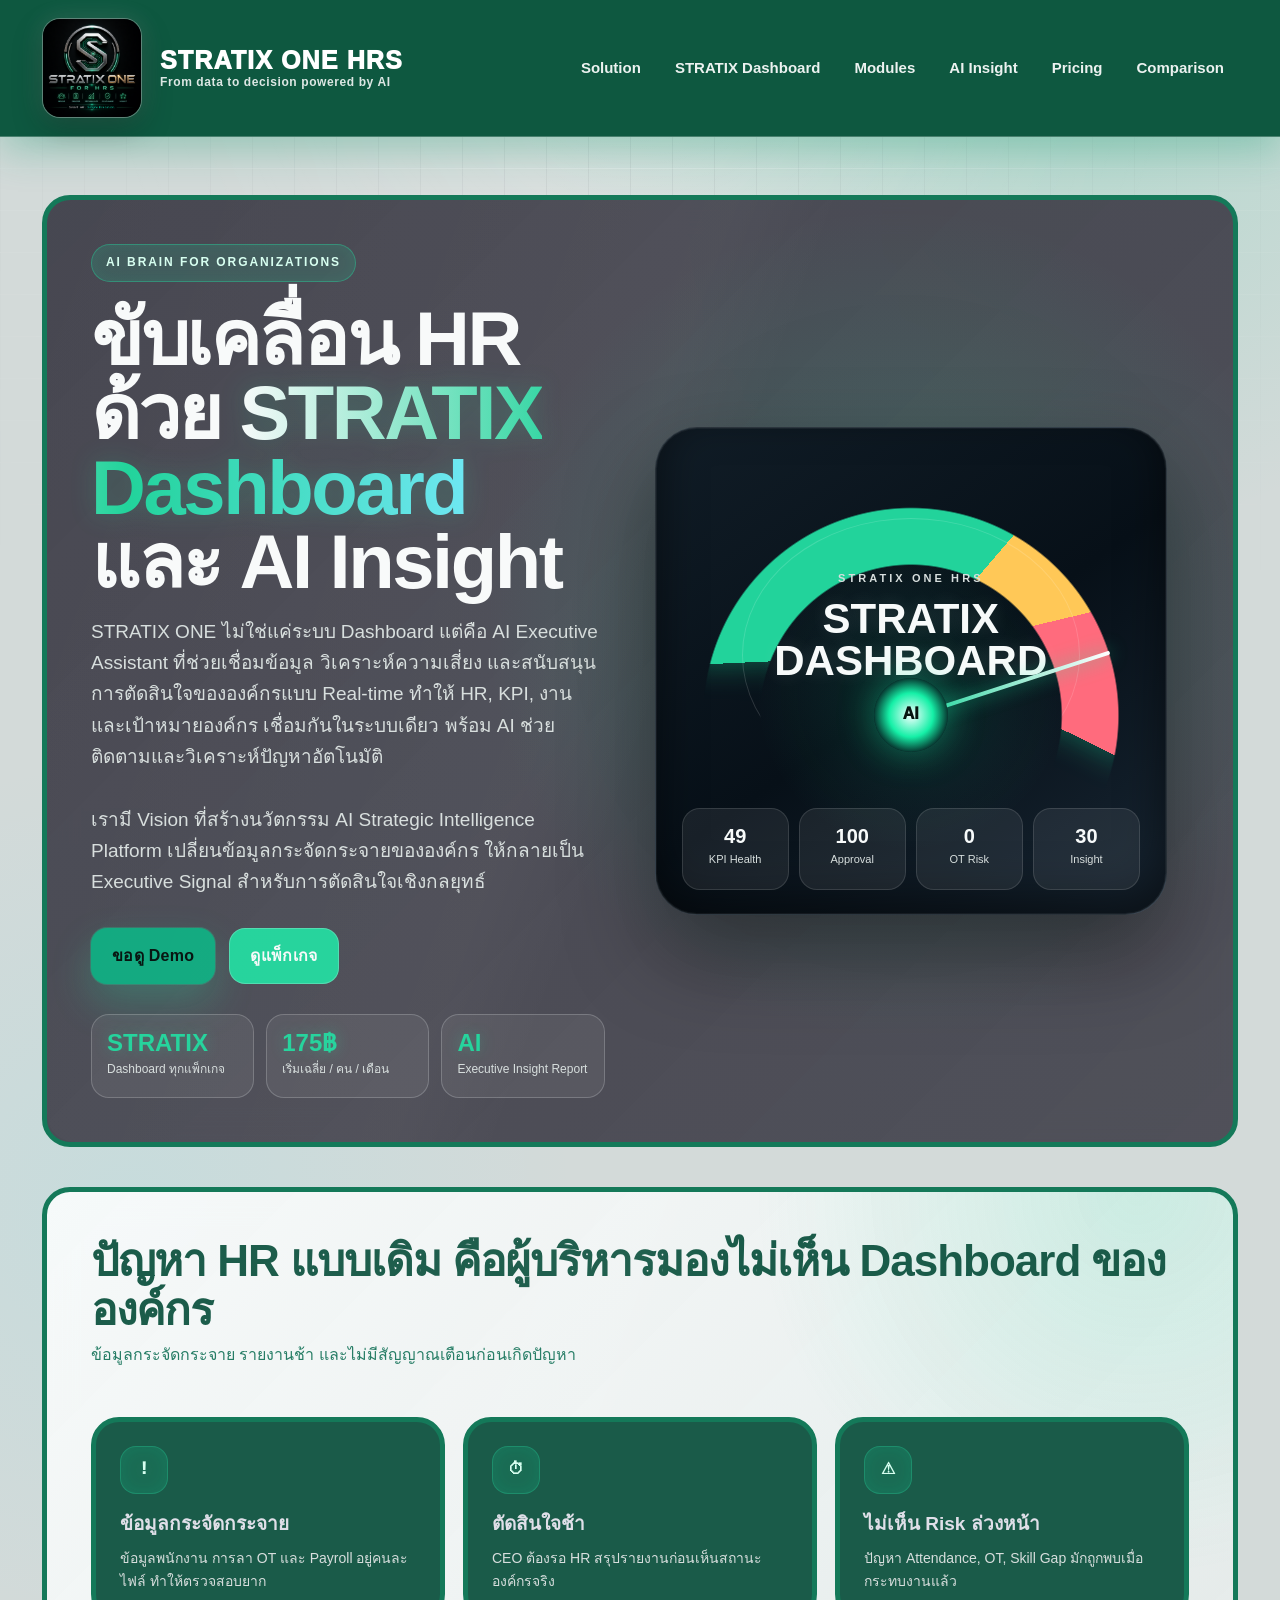
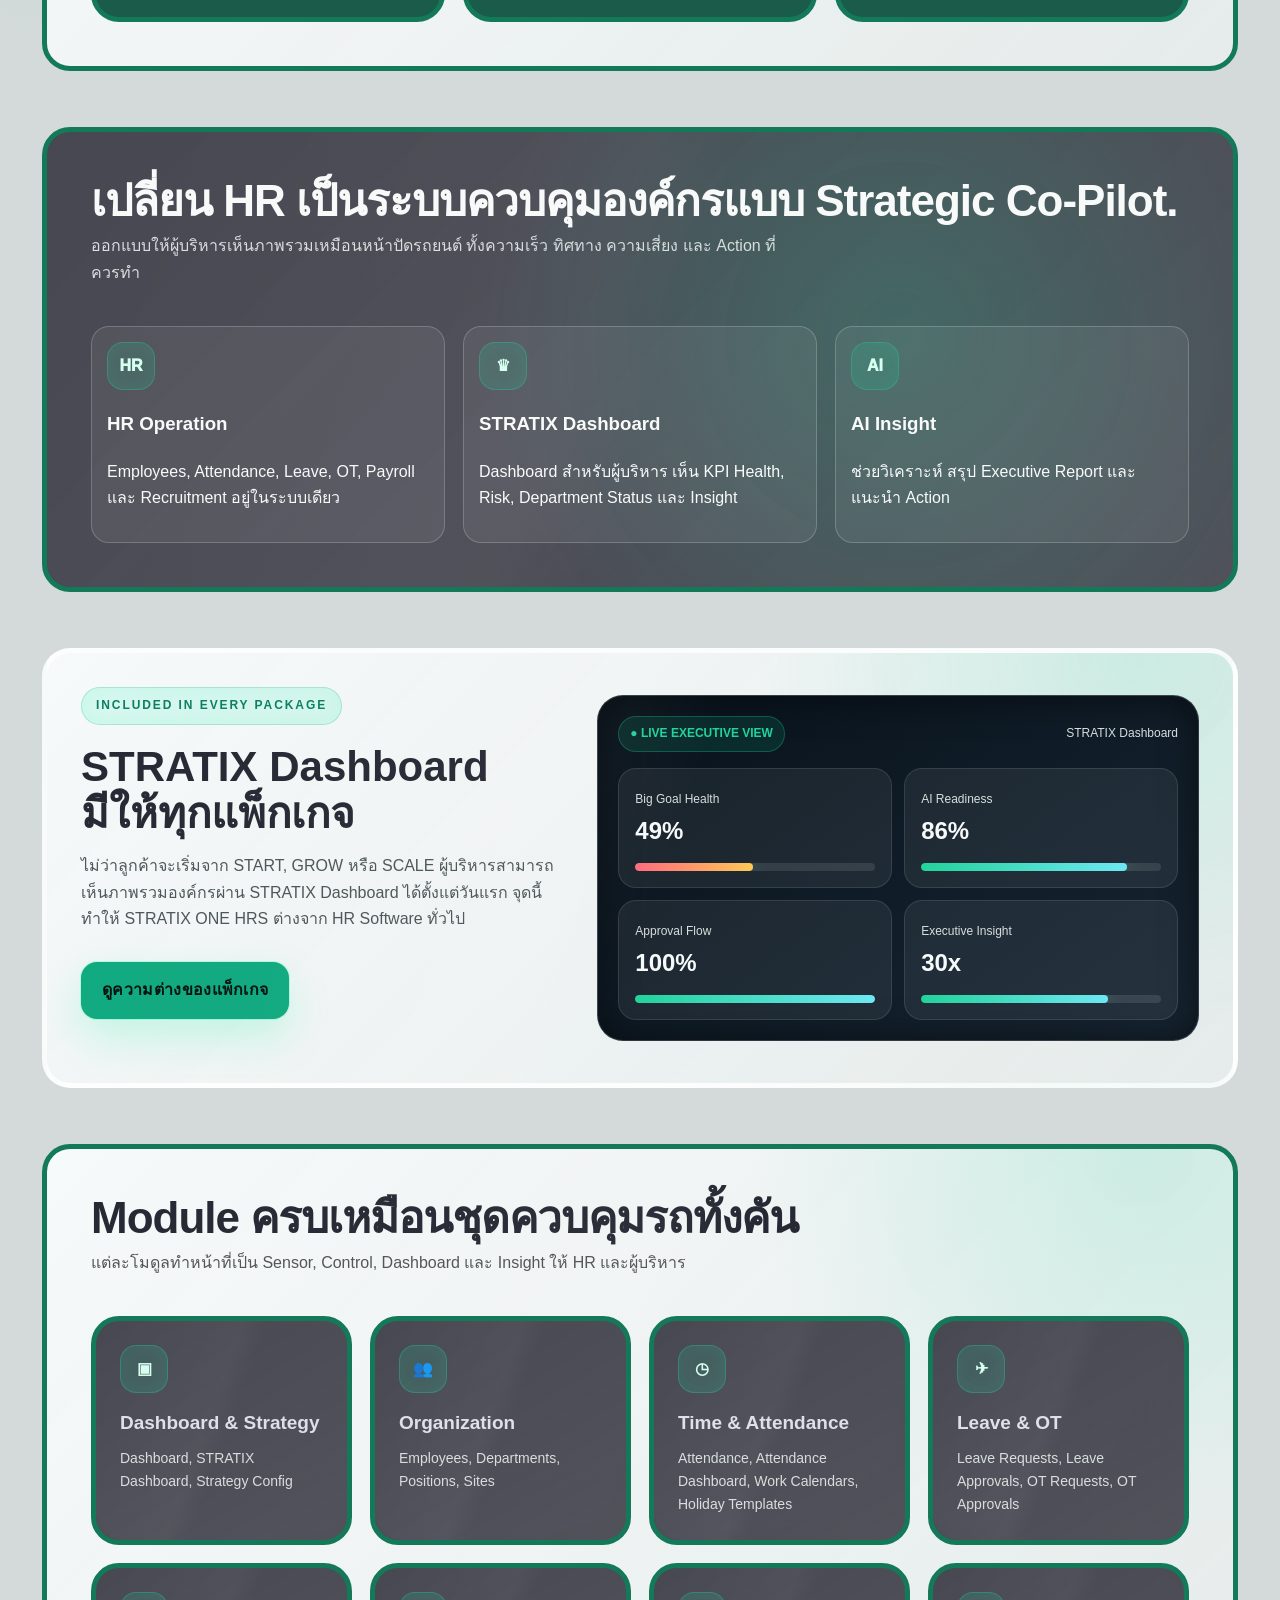
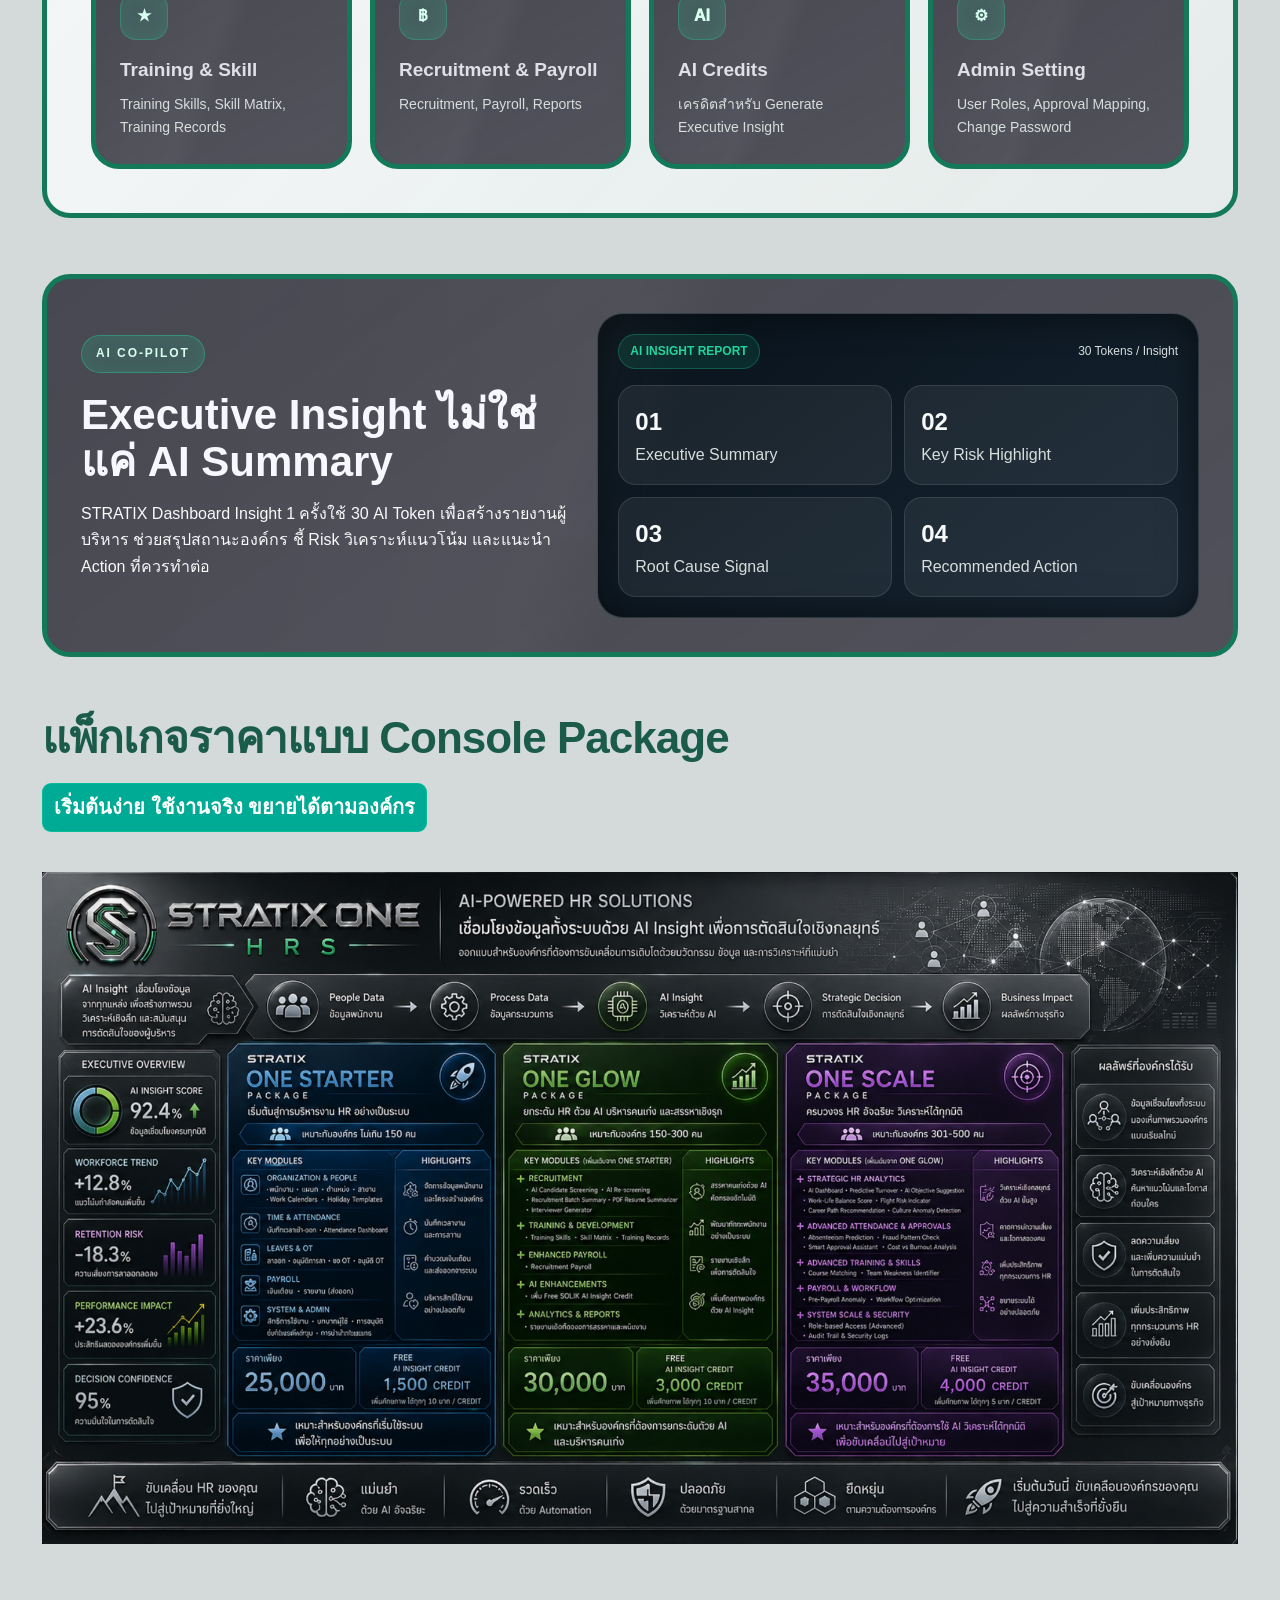
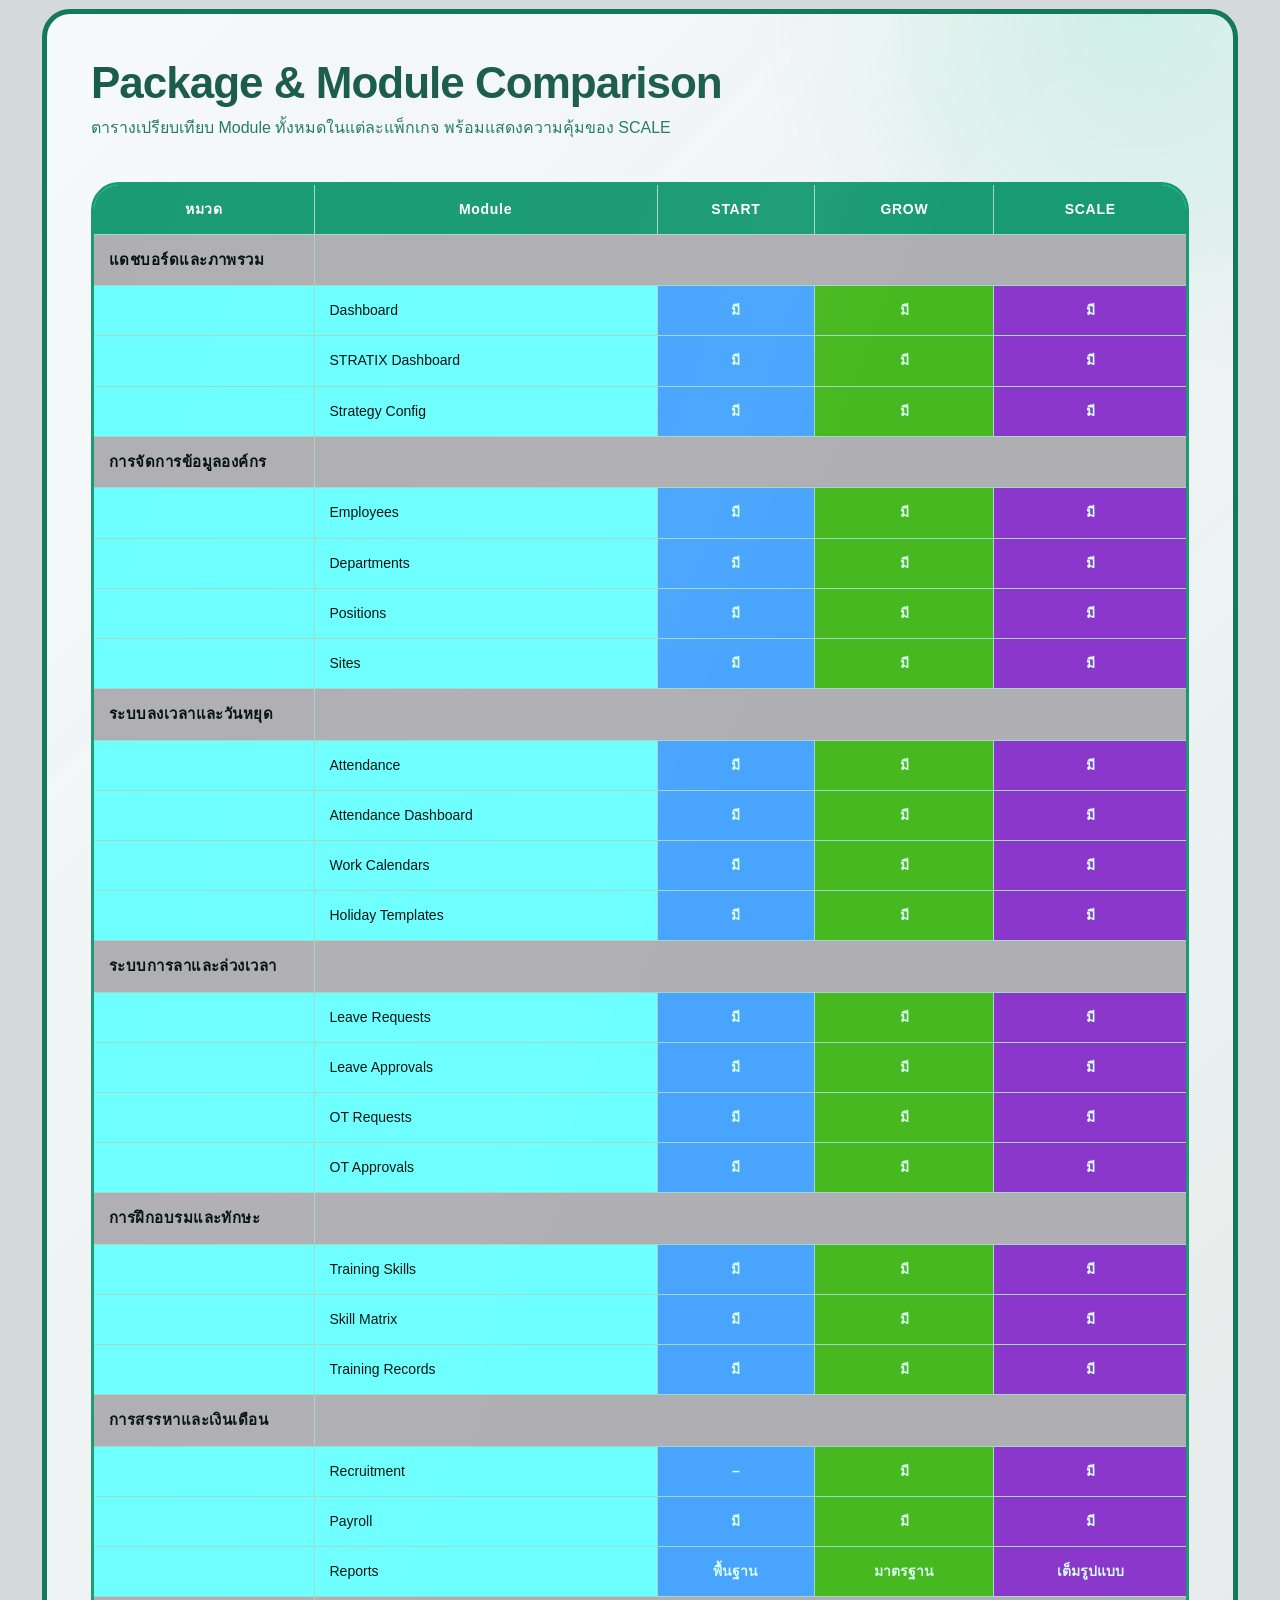
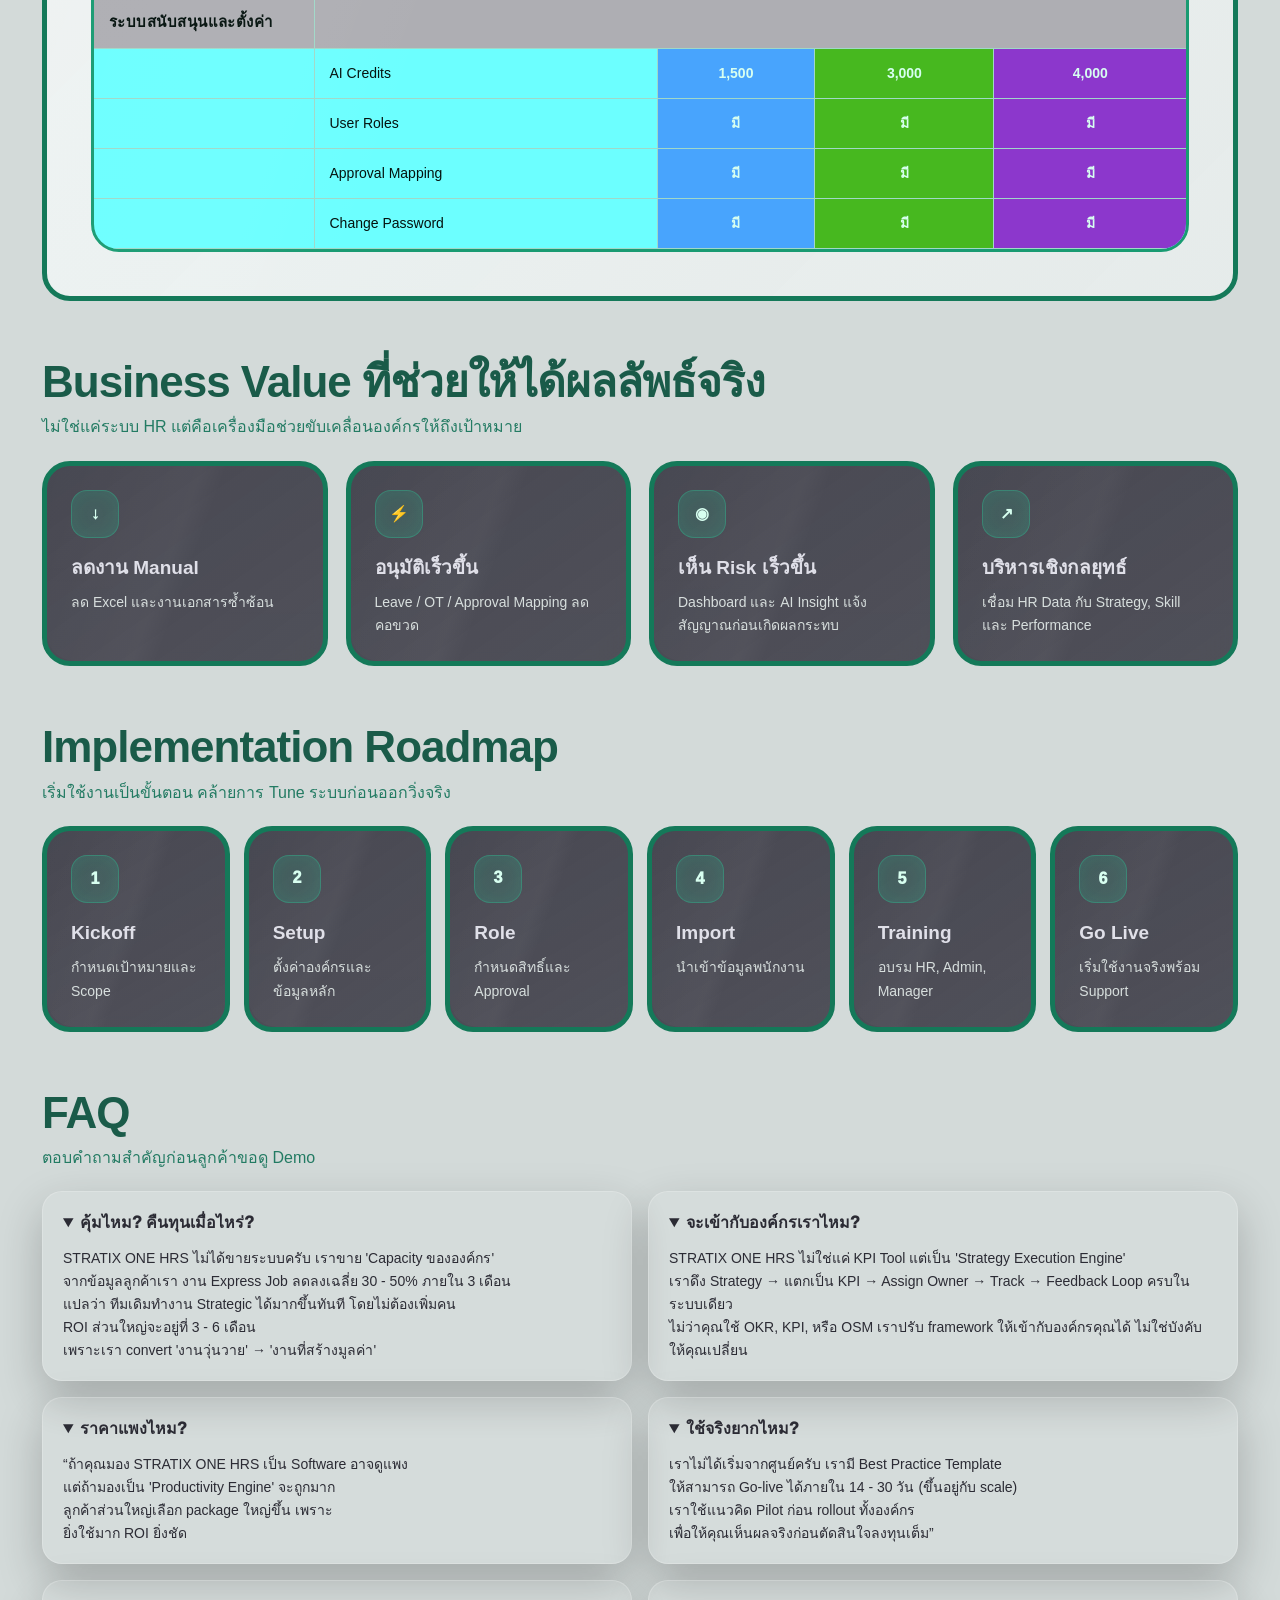
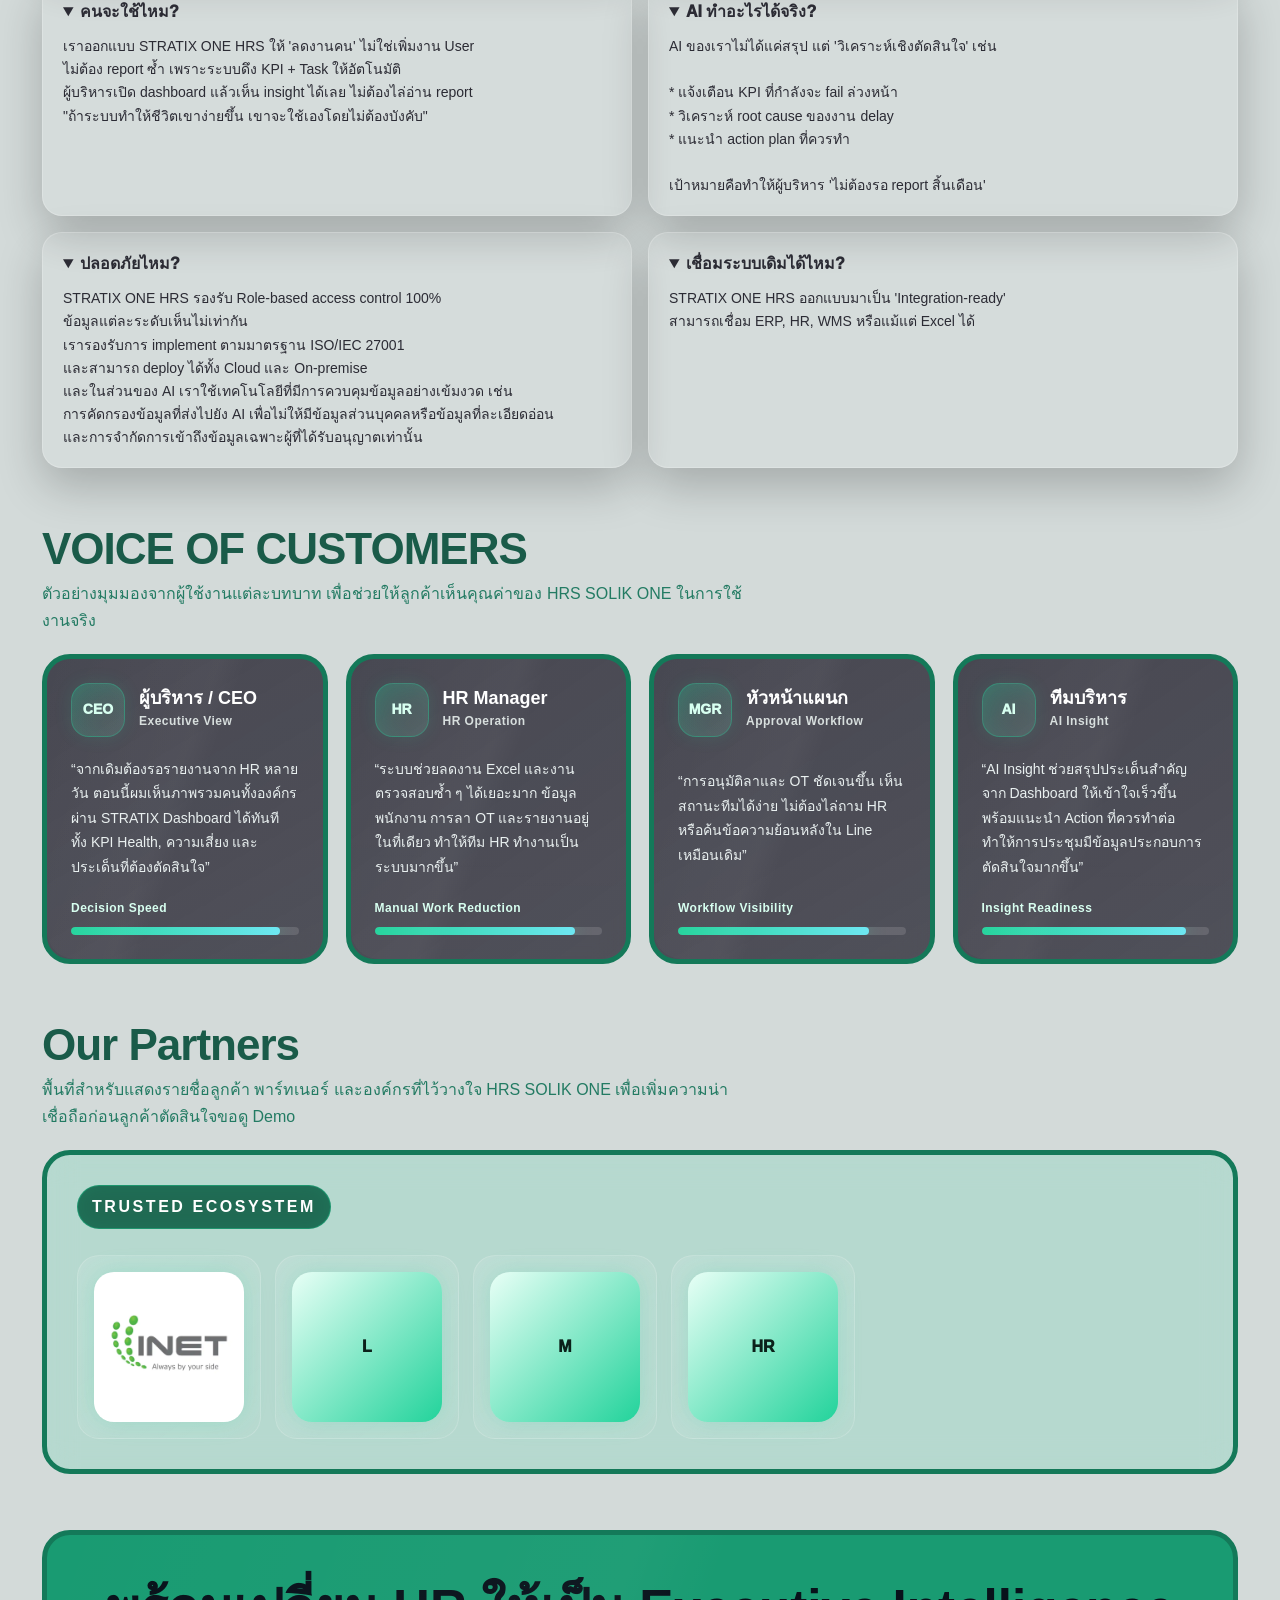
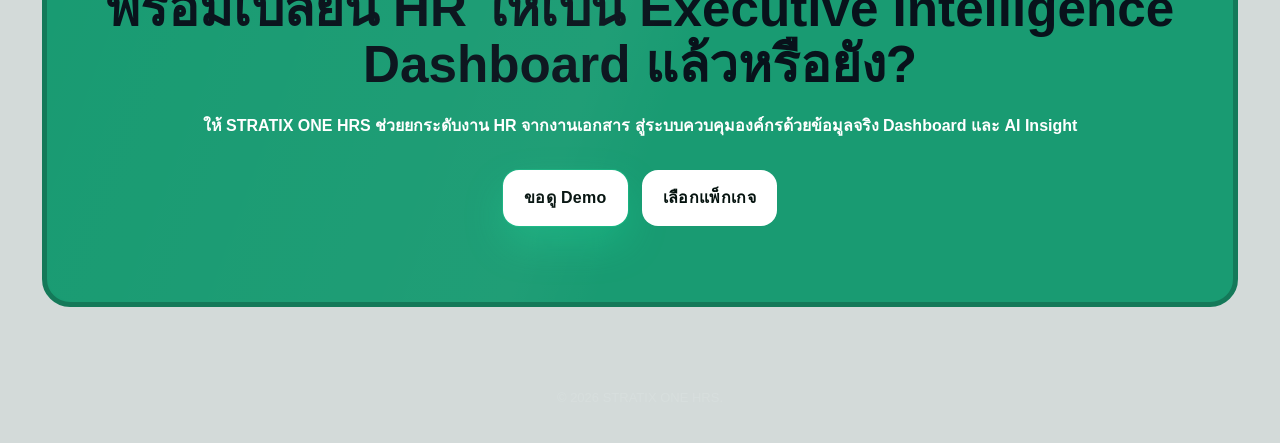
<file: index.html>
<!DOCTYPE html>
<html lang="th">
<head>
  <meta charset="UTF-8" />
  <meta name="viewport" content="width=device-width, initial-scale=1.0" />
  <title>STRATIX ONE HRS | Executive Dashboard Landing Page</title>
  <link rel="stylesheet" type="text/css" href="style.css?version=1.5">
</head>
<body class="palette-d3dad9">
  <header class="topbar">
    <div class="topbar-inner">
      <a class="brand brand-with-logo" href="#hero">
        <img class="brand-logo-img" src="assets/stratix-logo.png" alt="STRATIX ONE for HRS Logo" />
        <span class="brand-title-text">
          <strong>STRATIX ONE HRS</strong>
          <small>From data to decision powered by AI</small>
        </span>
      </a>
      <nav class="topnav">
        <a href="#solution">Solution</a>
        <a href="#ceo">STRATIX Dashboard</a>
        <a href="#modules">Modules</a>
        <a href="#ai">AI Insight</a>
        <a href="#pricing">Pricing</a>
        <a href="#comparison">Comparison</a>
      </nav>
    </div>
  </header>

  <main>
    <section id="hero" class="hero">
      <div class="container">
        <div class="hero-panel panel">
          <div>
            <span class="eyebrow">AI Brain For Organizations</span>
            <h1>ขับเคลื่อน HR ด้วย <span>STRATIX Dashboard</span> และ AI Insight</h1>
            <p class="lead">
              STRATIX ONE ไม่ใช่แค่ระบบ Dashboard
แต่คือ AI Executive Assistant ที่ช่วยเชื่อมข้อมูล วิเคราะห์ความเสี่ยง และสนับสนุนการตัดสินใจขององค์กรแบบ Real-time  ทำให้ HR, KPI, งาน และเป้าหมายองค์กร เชื่อมกันในระบบเดียว พร้อม AI ช่วยติดตามและวิเคราะห์ปัญหาอัตโนมัติ 
<br><br>
เรามี Vision ที่สร้างนวัตกรรม  AI Strategic Intelligence Platform เปลี่ยนข้อมูลกระจัดกระจายขององค์กร ให้กลายเป็น Executive Signal สำหรับการตัดสินใจเชิงกลยุทธ์
            </p>

            <div class="cta-row">
              <a class="btn btn-primary" href="https://lin.ee/V2AJNnH" target="_blank" rel="noopener noreferrer">ขอดู Demo</a>
              
              <a class="btn btn-ghost" href="#pricing">ดูแพ็กเกจ</a>
            </div>

            <div class="spec-strip">
              <div class="spec"><strong>STRATIX</strong><span>Dashboard ทุกแพ็กเกจ</span></div>
              <div class="spec"><strong>175฿</strong><span>เริ่มเฉลี่ย / คน / เดือน</span></div>
              <div class="spec"><strong>AI</strong><span>Executive Insight Report</span></div>
            </div>
          </div>

          <div class="cockpit">
            <div class="cockpit-frame">
              <div class="gauge"></div>
              <div class="cockpit-center">
                <small>STRATIX ONE HRS</small>
                <h3>STRATIX DASHBOARD</h3>
                <p></p>
              </div>
              <div class="needle"></div>
              <div class="hub">AI</div>
              <div class="dash-cards">
                <div class="dash-card"><strong>49</strong><span>KPI Health</span></div>
                <div class="dash-card"><strong>100</strong><span>Approval</span></div>
                <div class="dash-card"><strong>0</strong><span>OT Risk</span></div>
                <div class="dash-card"><strong>30</strong><span>Insight</span></div>
              </div>
            </div>
          </div>
        </div>
      </div>
    </section>

    <section id="pain" class="section">
      <div class="container">
        <div class="hero-panel2 panel">
        <div class="section-title">
          <div>
            <h2>ปัญหา HR แบบเดิม คือผู้บริหารมองไม่เห็น Dashboard ขององค์กร</h2>
            <p>ข้อมูลกระจัดกระจาย รายงานช้า และไม่มีสัญญาณเตือนก่อนเกิดปัญหา</p>
          </div>
        </div>

        <div class="grid-3">
          <div class="console-card panel_small"><div class="console-icon">!</div><h3>ข้อมูลกระจัดกระจาย</h3><p>ข้อมูลพนักงาน การลา OT และ Payroll อยู่คนละไฟล์ ทำให้ตรวจสอบยาก</p></div>
          <div class="console-card panel_small"><div class="console-icon">⏱</div><h3>ตัดสินใจช้า</h3><p>CEO ต้องรอ HR สรุปรายงานก่อนเห็นสถานะองค์กรจริง</p></div>
          <div class="console-card panel_small"><div class="console-icon">⚠</div><h3>ไม่เห็น Risk ล่วงหน้า</h3><p>ปัญหา Attendance, OT, Skill Gap มักถูกพบเมื่อกระทบงานแล้ว</p></div>
        </div>
        </div>
      </div>
    </section>

    <section id="solution" class="section">
      <div class="container">
        <div class="hero-panel3 panel">
        <div class="section-title3">
          <div>
            <h2>เปลี่ยน HR เป็นระบบควบคุมองค์กรแบบ Strategic Co-Pilot.</h2>
            <p>ออกแบบให้ผู้บริหารเห็นภาพรวมเหมือนหน้าปัดรถยนต์ ทั้งความเร็ว ทิศทาง ความเสี่ยง และ Action ที่ควรทำ</p>
          </div>
        </div>

        <div class="grid-3">
          <div class="spec"><div class="console-icon">HR</div><h3>HR Operation</h3><p>Employees, Attendance, Leave, OT, Payroll และ Recruitment อยู่ในระบบเดียว</p></div>
          <div class="spec"><div class="console-icon">♛</div><h3>STRATIX Dashboard</h3><p>Dashboard สำหรับผู้บริหาร เห็น KPI Health, Risk, Department Status และ Insight</p></div>
          <div class="spec"><div class="console-icon">AI</div><h3>AI Insight</h3><p>ช่วยวิเคราะห์ สรุป Executive Report และแนะนำ Action</p></div>
        </div>
        </div>
      </div>
    </section>

    <section id="ceo" class="section">
      <div class="container">
        <div class="ceo-feature panel silver-panel">
          <div>
            <span class="eyebrow" style="background:rgba(25,240,167,.14);">Included in Every Package</span>
            <h2 style="font-size:42px;line-height:1.12;margin:18px 0 12px;">STRATIX Dashboard<br>มีให้ทุกแพ็กเกจ</h2>
            <p>
              ไม่ว่าลูกค้าจะเริ่มจาก START, GROW หรือ SCALE ผู้บริหารสามารถเห็นภาพรวมองค์กรผ่าน STRATIX Dashboard ได้ตั้งแต่วันแรก จุดนี้ทำให้ STRATIX ONE HRS ต่างจาก HR Software ทั่วไป
            </p>
            <div class="cta-row">
              <a class="btn btn-primary" href="#comparison">ดูความต่างของแพ็กเกจ</a>
            </div>
          </div>

          <div class="console-display">
            <div class="display-head">
              <span class="pill">● LIVE EXECUTIVE VIEW</span>
              <span style="color:var(--muted);font-size:12px;">STRATIX Dashboard</span>
            </div>
            <div class="display-grid">
              <div class="display-box"><span style="color:var(--muted);font-size:12px;">Big Goal Health</span><strong>49%</strong><div class="bar"><span style="width:49%;background:linear-gradient(90deg,var(--red),var(--amber));"></span></div></div>
              <div class="display-box"><span style="color:var(--muted);font-size:12px;">AI Readiness</span><strong>86%</strong><div class="bar"><span style="width:86%;"></span></div></div>
              <div class="display-box"><span style="color:var(--muted);font-size:12px;">Approval Flow</span><strong>100%</strong><div class="bar"><span style="width:100%;"></span></div></div>
              <div class="display-box"><span style="color:var(--muted);font-size:12px;">Executive Insight</span><strong>30x</strong><div class="bar"><span style="width:78%;"></span></div></div>
            </div>
          </div>
        </div>
      </div>
    </section>

    <section id="modules" class="section">
      <div class="container">
        <div class="hero-panel5 panel">
        <div class="section-title5">
          <div>
            <h2>Module ครบเหมือนชุดควบคุมรถทั้งคัน</h2>
            <p>แต่ละโมดูลทำหน้าที่เป็น Sensor, Control, Dashboard และ Insight ให้ HR และผู้บริหาร</p>
          </div>
        </div>

        <div class="grid-4">
          <div class="console-card panel"><div class="console-icon">▣</div><h3>Dashboard & Strategy</h3><p>Dashboard, STRATIX Dashboard, Strategy Config</p></div>
          <div class="console-card panel"><div class="console-icon">👥</div><h3>Organization</h3><p>Employees, Departments, Positions, Sites</p></div>
          <div class="console-card panel"><div class="console-icon">◷</div><h3>Time & Attendance</h3><p>Attendance, Attendance Dashboard, Work Calendars, Holiday Templates</p></div>
          <div class="console-card panel"><div class="console-icon">✈</div><h3>Leave & OT</h3><p>Leave Requests, Leave Approvals, OT Requests, OT Approvals</p></div>
          <div class="console-card panel"><div class="console-icon">★</div><h3>Training & Skill</h3><p>Training Skills, Skill Matrix, Training Records</p></div>
          <div class="console-card panel"><div class="console-icon">฿</div><h3>Recruitment & Payroll</h3><p>Recruitment, Payroll, Reports</p></div>
          <div class="console-card panel"><div class="console-icon">AI</div><h3>AI Credits</h3><p>เครดิตสำหรับ Generate Executive Insight</p></div>
          <div class="console-card panel"><div class="console-icon">⚙</div><h3>Admin Setting</h3><p>User Roles, Approval Mapping, Change Password</p></div>
        </div>
        </div>
      </div>
    </section>

    <section id="ai" class="section">
      <div class="container">
        <div class="ceo-feature panel">
          <div>
            <span class="eyebrow">AI Co-Pilot</span>
            <h2 style="font-size:42px;line-height:1.12;margin:18px 0 12px; color: #f7f8ff;">Executive Insight ไม่ใช่แค่ AI Summary</h2>
            <p>
              STRATIX Dashboard Insight 1 ครั้งใช้ 30 AI Token เพื่อสร้างรายงานผู้บริหาร ช่วยสรุปสถานะองค์กร ชี้ Risk วิเคราะห์แนวโน้ม และแนะนำ Action ที่ควรทำต่อ
            </p>
          </div>

          <div class="console-display">
            <div class="display-head">
              <span class="pill">AI INSIGHT REPORT</span>
              <span style="color:var(--muted);font-size:12px;">30 Tokens / Insight</span>
            </div>
            <div class="display-grid">
              <div class="display-box"><strong>01</strong><span style="color:var(--muted);">Executive Summary</span></div>
              <div class="display-box"><strong>02</strong><span style="color:var(--muted);">Key Risk Highlight</span></div>
              <div class="display-box"><strong>03</strong><span style="color:var(--muted);">Root Cause Signal</span></div>
              <div class="display-box"><strong>04</strong><span style="color:var(--muted);">Recommended Action</span></div>
            </div>
          </div>
        </div>
      </div>
    </section>

    <section id="pricing" class="section">
      <div class="container">
        <div class="section-title">
          <div>
            <h2>แพ็กเกจราคาแบบ Console Package</h2>
            <h3>เริ่มต้นง่าย ใช้งานจริง ขยายได้ตามองค์กร</h3>
          </div>
        </div>

        
          <img id="pricing-packages" src="STATIX ONE HRS PACKAGE.png" alt="STRATIX ONE HRS Packages" style="width:100%;cursor:zoom-in;">
          <!-- <div class="price-card panel">
            <div class="pkg">HR Digital Starter</div>
            <h3>START</h3>
            <div class="price">25,000 <small>บาท / เดือน</small></div>
            <div class="per-person">เฉลี่ย 500 บาท / คน / เดือน</div>
            <ul class="price-list">
              <li><span class="tick">✓</span> รองรับพนักงานสูงสุด 50 คน</li>
              <li><span class="tick">✓</span> CEO Dashboard Included</li>
              <li><span class="tick">✓</span> AI Token 15 Tokens / เดือน</li>
              <li><span class="tick">✓</span> เหมาะสำหรับเริ่มต้น HR Digital</li>
              <li><span class="tick">✓</span> พนักงานเกิน 250 บาท / คน / เดือน</li>
            </ul>
          </div>

          <div class="price-card panel">
            <div class="pkg">HR Workflow Management</div>
            <h3>GROW</h3>
            <div class="price">30,000 <small>บาท / เดือน</small></div>
            <div class="per-person">เฉลี่ย 300 บาท / คน / เดือน</div>
            <ul class="price-list">
              <li><span class="tick">✓</span> รองรับพนักงานสูงสุด 100 คน</li>
              <li><span class="tick">✓</span> CEO Dashboard + CEO Dashboard 2</li>
              <li><span class="tick">✓</span> AI Token 45 Tokens / เดือน</li>
              <li><span class="tick">✓</span> เพิ่ม Workflow ลา OT และ Attendance</li>
              <li><span class="tick">✓</span> พนักงานเกิน 200 บาท / คน / เดือน</li>
            </ul>
          </div>

          <div class="price-card panel best">
            <div class="best-badge">BEST VALUE</div>
            <div class="pkg">Strategic HR Intelligence</div>
            <h3>SCALE</h3>
            <div class="price">35,000 <small>บาท / เดือน</small></div>
            <div class="per-person">เฉลี่ย 175 บาท / คน / เดือน</div>
            <ul class="price-list">
              <li><span class="tick">✓</span> รองรับพนักงานสูงสุด 200 คน</li>
              <li><span class="tick">✓</span> ครบทั้ง Strategy, Payroll, Recruitment</li>
              <li><span class="tick">✓</span> AI Token 90 Tokens / เดือน</li>
              <li><span class="tick">✓</span> Skill Matrix + Reports เต็มรูปแบบ</li>
              <li><span class="tick">✓</span> พนักงานเกิน 150 บาท / คน / เดือน</li>
            </ul>
          </div> -->
       
      </div>
    </section>

    <section id="comparison" class="section">
      <div class="container">
        <div class="hero-panel_price panel">
        <div class="section-title">
          <div>
            <h2>Package & Module Comparison</h2>
            <p>ตารางเปรียบเทียบ Module ทั้งหมดในแต่ละแพ็กเกจ พร้อมแสดงความคุ้มของ SCALE</p>
          </div>
        </div>

        <div class="table-wrap">
          <table>
            <thead>
              <tr>
                <th style="width:220px;">หมวด</th>
                <th>Module</th>
                <th style="background-color: linear-gradient(180deg, #0c0c62, #4ea7fd);">START</th>
                <th>GROW</th>
                <th>SCALE</th>
              </tr>
            </thead>
            <tbody>
              <tr class="group"><td>แดชบอร์ดและภาพรวม</td><td colspan="4"></td></tr>
              <tr><td></td><td>Dashboard</td><td class="yes start">มี</td><td class="yes grow">มี</td><td class="yes scale">มี</td></tr>
              <tr><td></td><td>STRATIX Dashboard</td><td class="yes start">มี</td><td class="yes grow">มี</td><td class="yes scale">มี</td></tr>
              <tr><td></td><td>Strategy Config</td><td class="yes start">มี</td><td class="yes grow">มี</td><td class="yes scale">มี</td></tr>

              <tr class="group"><td>การจัดการข้อมูลองค์กร</td><td colspan="4"></td></tr>
              <tr><td></td><td>Employees</td><td class="yes start">มี</td><td class="yes grow">มี</td><td class="yes scale">มี</td></tr>
              <tr><td></td><td>Departments</td><td class="yes start">มี</td><td class="yes grow">มี</td><td class="yes scale">มี</td></tr>
              <tr><td></td><td>Positions</td><td class="yes start">มี</td><td class="yes grow">มี</td><td class="yes scale">มี</td></tr> 
              <tr><td></td><td>Sites</td><td class="yes start">มี</td><td class="yes grow">มี</td><td class="yes scale">มี</td></tr>

              <tr class="group"><td>ระบบลงเวลาและวันหยุด</td><td colspan="4"></td></tr>
              <tr><td></td><td>Attendance</td><td class="yes start">มี</td><td class="yes grow">มี</td><td class="yes scale">มี</td></tr>
              <tr><td></td><td>Attendance Dashboard</td><td class="yes start">มี</td><td class="yes grow">มี</td><td class="yes scale">มี</td></tr>
              <tr><td></td><td>Work Calendars</td><td class="yes start">มี</td><td class="yes grow">มี</td><td class="yes scale">มี</td></tr>
              <tr><td></td><td>Holiday Templates</td><td class="yes start">มี</td><td class="yes grow">มี</td><td class="yes scale">มี</td></tr>

              <tr class="group"><td>ระบบการลาและล่วงเวลา</td><td colspan="4"></td></tr>
              <tr><td></td><td>Leave Requests</td><td class="yes start">มี</td><td class="yes grow">มี</td><td class="yes scale">มี</td></tr>
              <tr><td></td><td>Leave Approvals</td><td class="yes start">มี</td><td class="yes grow">มี</td><td class="yes scale">มี</td></tr>
              <tr><td></td><td>OT Requests</td><td class="yes start">มี</td><td class="yes grow">มี</td><td class="yes scale">มี</td></tr>
              <tr><td></td><td>OT Approvals</td><td class="yes start">มี</td><td class="yes grow">มี</td><td class="yes scale">มี</td></tr>

              <tr class="group"><td>การฝึกอบรมและทักษะ</td><td colspan="4"></td></tr>
              <tr><td></td><td>Training Skills</td><td class="yes start">มี</td><td class="yes grow">มี</td><td class="yes scale">มี</td></tr>
              <tr><td></td><td>Skill Matrix</td><td class="yes start">มี</td><td class="yes grow">มี</td><td class="yes scale">มี</td></tr>
              <tr><td></td><td>Training Records</td><td class="yes start">มี</td><td class="yes grow">มี</td><td class="yes scale">มี</td></tr>

              <tr class="group"><td>การสรรหาและเงินเดือน</td><td colspan="4"></td></tr>
              <tr><td></td><td>Recruitment</td><td class="dash start">–</td><td class="yes grow">มี</td><td class="yes scale">มี</td></tr>
              <tr><td></td><td>Payroll</td><td class="yes start">มี</td><td class="yes grow">มี</td><td class="yes scale">มี</td></tr>
              <tr><td></td><td>Reports</td><td class="basic start">พื้นฐาน</td><td class="basic grow">มาตรฐาน</td><td class="full scale">เต็มรูปแบบ</td></tr>

              <tr class="group"><td>ระบบสนับสนุนและตั้งค่า</td><td colspan="4"></td></tr>
              <tr><td></td><td>AI Credits</td><td class="basic start">1,500</td><td class="basic grow">3,000</td><td class="full scale">4,000</td></tr>
              <tr><td></td><td>User Roles</td><td class="basic start">มี</td><td class="basic grow">มี</td><td class="full scale">มี</td></tr>
              <tr><td></td><td>Approval Mapping</td><td class="yes start">มี</td><td class="basic grow">มี</td><td class="full scale">มี</td></tr>
              <tr><td></td><td>Change Password</td><td class="yes start">มี</td><td class="yes grow">มี</td><td class="yes scale">มี</td></tr>
            </tbody>
          </table>
        </div>
</div>
      </div>
    </section>

    <section id="roi" class="section">
      <div class="container">
        <div class="section-title">
          <div>
            <h2>Business Value ที่ช่วยให้ได้ผลลัพธ์จริง</h2>
            <p>ไม่ใช่แค่ระบบ HR แต่คือเครื่องมือช่วยขับเคลื่อนองค์กรให้ถึงเป้าหมาย</p>
          </div>
        </div>

        <div class="grid-4">
          <div class="console-card panel"><div class="console-icon">↓</div><h3>ลดงาน Manual</h3><p>ลด Excel และงานเอกสารซ้ำซ้อน</p></div>
          <div class="console-card panel"><div class="console-icon">⚡</div><h3>อนุมัติเร็วขึ้น</h3><p>Leave / OT / Approval Mapping ลดคอขวด</p></div>
          <div class="console-card panel"><div class="console-icon">◉</div><h3>เห็น Risk เร็วขึ้น</h3><p>Dashboard และ AI Insight แจ้งสัญญาณก่อนเกิดผลกระทบ</p></div>
          <div class="console-card panel"><div class="console-icon">↗</div><h3>บริหารเชิงกลยุทธ์</h3><p>เชื่อม HR Data กับ Strategy, Skill และ Performance</p></div>
        </div>
      </div>
    </section>

    <section id="implementation" class="section">
      <div class="container">
        <div class="section-title">
          <div>
            <h2>Implementation Roadmap</h2>
            <p>เริ่มใช้งานเป็นขั้นตอน คล้ายการ Tune ระบบก่อนออกวิ่งจริง</p>
          </div>
        </div>

        <div class="grid-6">
          <div class="console-card panel"><div class="console-icon">1</div><h3>Kickoff</h3><p>กำหนดเป้าหมายและ Scope</p></div>
          <div class="console-card panel"><div class="console-icon">2</div><h3>Setup</h3><p>ตั้งค่าองค์กรและข้อมูลหลัก</p></div>
          <div class="console-card panel"><div class="console-icon">3</div><h3>Role</h3><p>กำหนดสิทธิ์และ Approval</p></div>
          <div class="console-card panel"><div class="console-icon">4</div><h3>Import</h3><p>นำเข้าข้อมูลพนักงาน</p></div>
          <div class="console-card panel"><div class="console-icon">5</div><h3>Training</h3><p>อบรม HR, Admin, Manager</p></div>
          <div class="console-card panel"><div class="console-icon">6</div><h3>Go Live</h3><p>เริ่มใช้งานจริงพร้อม Support</p></div>
        </div>
      </div>
    </section>

    <section id="faq" class="section">
      <div class="container">
        <div class="section-title">
          <div>
            <h2>FAQ</h2>
            <p>ตอบคำถามสำคัญก่อนลูกค้าขอดู Demo</p>
          </div>
        </div>

        <div class="faq">
          <details open>
            <summary>คุ้มไหม? คืนทุนเมื่อไหร่?</summary>
            <p>STRATIX ONE HRS ไม่ได้ขายระบบครับ เราขาย 'Capacity ขององค์กร' <br>
              จากข้อมูลลูกค้าเรา งาน Express Job ลดลงเฉลี่ย 30 - 50% ภายใน 3 เดือน <br> 
              แปลว่า ทีมเดิมทำงาน Strategic ได้มากขึ้นทันที โดยไม่ต้องเพิ่มคน <br>
              ROI ส่วนใหญ่จะอยู่ที่ 3 - 6 เดือน <br>
              เพราะเรา convert 'งานวุ่นวาย' → 'งานที่สร้างมูลค่า'</p>
          </details>
          <details open>
            <summary>จะเข้ากับองค์กรเราไหม?</summary>
            <p>STRATIX ONE HRS ไม่ใช่แค่ KPI Tool แต่เป็น 'Strategy Execution Engine' <br>
              เราดึง Strategy → แตกเป็น KPI → Assign Owner → Track → Feedback Loop ครบในระบบเดียว<br>
              ไม่ว่าคุณใช้ OKR, KPI, หรือ OSM เราปรับ framework ให้เข้ากับองค์กรคุณได้ ไม่ใช่บังคับให้คุณเปลี่ยน</p>
          </details>
          <details open>
            <summary>ราคาแพงไหม?</summary>
            <p>“ถ้าคุณมอง STRATIX ONE HRS เป็น Software อาจดูแพง<br>
              แต่ถ้ามองเป็น 'Productivity Engine' จะถูกมาก <br>
              ลูกค้าส่วนใหญ่เลือก package ใหญ่ขึ้น เพราะ<br>
              ยิ่งใช้มาก ROI ยิ่งชัด</p>
          </details>
          <details open>
            <summary>ใช้จริงยากไหม?</summary>
            <p>เราไม่ได้เริ่มจากศูนย์ครับ เรามี Best Practice Template <br>
              ให้สามารถ Go-live ได้ภายใน 14 - 30 วัน (ขึ้นอยู่กับ scale)<br>
              เราใช้แนวคิด Pilot ก่อน rollout ทั้งองค์กร<br>
              เพื่อให้คุณเห็นผลจริงก่อนตัดสินใจลงทุนเต็ม”</p>
          </details>
          <details open>
            <summary>คนจะใช้ไหม?</summary>
            <p>เราออกแบบ STRATIX ONE HRS ให้ 'ลดงานคน' ไม่ใช่เพิ่มงาน User <br>
              ไม่ต้อง report ซ้ำ เพราะระบบดึง KPI + Task ให้อัตโนมัติ<br>
              ผู้บริหารเปิด dashboard แล้วเห็น insight ได้เลย ไม่ต้องไล่อ่าน report<br>
              "ถ้าระบบทำให้ชีวิตเขาง่ายขึ้น เขาจะใช้เองโดยไม่ต้องบังคับ"
            </p>
          </details>
          <details open>
            <summary>AI ทำอะไรได้จริง?</summary>
            <p>AI ของเราไม่ได้แค่สรุป แต่ 'วิเคราะห์เชิงตัดสินใจ' เช่น <br>
              
              <br>* แจ้งเตือน KPI ที่กำลังจะ fail ล่วงหน้า
              <br>* วิเคราะห์ root cause ของงาน delay
              <br>* แนะนำ action plan ที่ควรทำ
              
              <br><br>เป้าหมายคือทำให้ผู้บริหาร 'ไม่ต้องรอ report สิ้นเดือน'</p>
          </details>
          <details open>
            <summary>ปลอดภัยไหม?</summary>
            <p>STRATIX ONE HRS รองรับ Role-based access control 100%<br>
              ข้อมูลแต่ละระดับเห็นไม่เท่ากัน<br>
              เรารองรับการ implement ตามมาตรฐาน ISO/IEC 27001<br>
              และสามารถ deploy ได้ทั้ง Cloud และ On-premise<br>

              และในส่วนของ AI เราใช้เทคโนโลยีที่มีการควบคุมข้อมูลอย่างเข้มงวด เช่น <br>
              การคัดกรองข้อมูลที่ส่งไปยัง AI เพื่อไม่ให้มีข้อมูลส่วนบุคคลหรือข้อมูลที่ละเอียดอ่อน<br>
              และการจำกัดการเข้าถึงข้อมูลเฉพาะผู้ที่ได้รับอนุญาตเท่านั้น
            </p>
          </details>
          <details open>
            <summary>เชื่อมระบบเดิมได้ไหม?</summary>
            <p>STRATIX ONE HRS ออกแบบมาเป็น 'Integration-ready' <br>
              สามารถเชื่อม ERP, HR, WMS หรือแม้แต่ Excel ได้</p>
          </details>
        </div>
      </div>
    </section>

     <section id="customers" class="section">
      <div class="container">
        <div class="section-title">
          <div>
            <h2>VOICE OF CUSTOMERS</h2>
            <p>ตัวอย่างมุมมองจากผู้ใช้งานแต่ละบทบาท เพื่อช่วยให้ลูกค้าเห็นคุณค่าของ HRS SOLIK ONE ในการใช้งานจริง</p>
          </div>
        </div>

        <div class="customers-grid">
          <div class="customer-card panel">
            <div class="customer-top">
              <div class="avatar">CEO</div>
              <div>
                <h3>ผู้บริหาร / CEO</h3>
                <span>Executive View</span>
              </div>
            </div>
            <p class="quote">
              “จากเดิมต้องรอรายงานจาก HR หลายวัน ตอนนี้ผมเห็นภาพรวมคนทั้งองค์กรผ่าน STRATIX Dashboard ได้ทันที ทั้ง KPI Health, ความเสี่ยง และประเด็นที่ต้องตัดสินใจ”
            </p>
            <div class="customer-meter">
              <span>Decision Speed</span>
              <div class="meter"><i style="width:92%;"></i></div>
            </div>
          </div>

          <div class="customer-card panel">
            <div class="customer-top">
              <div class="avatar">HR</div>
              <div>
                <h3>HR Manager</h3>
                <span>HR Operation</span>
              </div>
            </div>
            <p class="quote">
              “ระบบช่วยลดงาน Excel และงานตรวจสอบซ้ำ ๆ ได้เยอะมาก ข้อมูลพนักงาน การลา OT และรายงานอยู่ในที่เดียว ทำให้ทีม HR ทำงานเป็นระบบมากขึ้น”
            </p>
            <div class="customer-meter">
              <span>Manual Work Reduction</span>
              <div class="meter"><i style="width:88%;"></i></div>
            </div>
          </div>

          <div class="customer-card panel">
            <div class="customer-top">
              <div class="avatar">MGR</div>
              <div>
                <h3>หัวหน้าแผนก</h3>
                <span>Approval Workflow</span>
              </div>
            </div>
            <p class="quote">
              “การอนุมัติลาและ OT ชัดเจนขึ้น เห็นสถานะทีมได้ง่าย ไม่ต้องไล่ถาม HR หรือค้นข้อความย้อนหลังใน Line เหมือนเดิม”
            </p>
            <div class="customer-meter">
              <span>Workflow Visibility</span>
              <div class="meter"><i style="width:84%;"></i></div>
            </div>
          </div>

          <div class="customer-card panel">
            <div class="customer-top">
              <div class="avatar">AI</div>
              <div>
                <h3>ทีมบริหาร</h3>
                <span>AI Insight</span>
              </div>
            </div>
            <p class="quote">
              “AI Insight ช่วยสรุปประเด็นสำคัญจาก Dashboard ให้เข้าใจเร็วขึ้น พร้อมแนะนำ Action ที่ควรทำต่อ ทำให้การประชุมมีข้อมูลประกอบการตัดสินใจมากขึ้น”
            </p>
            <div class="customer-meter">
              <span>Insight Readiness</span>
              <div class="meter"><i style="width:90%;"></i></div>
            </div>
          </div>
        </div>
      </div>
    </section>


    <section id="partners" class="section">
      <div class="container">
        <div class="section-title">
          <div>
            <h2>Our Partners</h2>
            <p>พื้นที่สำหรับแสดงรายชื่อลูกค้า พาร์ทเนอร์ และองค์กรที่ไว้วางใจ HRS SOLIK ONE เพื่อเพิ่มความน่าเชื่อถือก่อนลูกค้าตัดสินใจขอดู Demo</p>
          </div>
        </div>

        <div class="partners-panel">
          <div class="partners-head">
            <div>
              <span class="eyebrow2">Trusted Ecosystem</span>
             
            </div>
           
          </div>

          <div class="logo-grid">
            <div class="logo-card">
              <div class="logo-mark logo-image"><img src="assets/SCR-20260426-rqbx.png" alt="Partner Logo"></div>
            </div>
            <div class="logo-card">
              <div class="logo-mark">L</div>
            </div>
            <div class="logo-card">
              <div class="logo-mark">M</div>
            </div>
            <div class="logo-card">
              <div class="logo-mark">HR</div>
            </div>
           
          </div>

          
        </div>
      </div>
    </section>



    <section id="contact" class="section">
      <div class="container">
        <div class="final-cta panel">
          
          <h2>พร้อมเปลี่ยน HR ให้เป็น Executive Intelligence Dashboard แล้วหรือยัง?</h2>
          <h4>ให้ STRATIX ONE HRS ช่วยยกระดับงาน HR จากงานเอกสาร สู่ระบบควบคุมองค์กรด้วยข้อมูลจริง Dashboard และ AI Insight</h4>
          <div class="cta-row" style="justify-content:center;">
            <a class="btn btn-primary-end" href="https://lin.ee/V2AJNnH" target="_blank" rel="noopener noreferrer">ขอดู Demo</a>
            <a class="btn btn-ghost-end" href="#pricing">เลือกแพ็กเกจ</a>
          </div>
        </div>
      </div>
    </section>

    <div class="footer">
      © 2026 STRATIX ONE HRS.
    </div>
  </main>

  <!-- Image Modal -->
  <div id="imgModal" class="modal" aria-hidden="true">
    <span class="modal-close" aria-label="Close">&times;</span>
    <img class="modal-content" id="modalImg" alt="">
    <div id="caption" class="modal-caption"></div>
  </div>

  <script>
    document.addEventListener('DOMContentLoaded', function(){
      var modal = document.getElementById('imgModal');
      var modalImg = document.getElementById('modalImg');
      var caption = document.getElementById('caption');
      var img = document.getElementById('pricing-packages');
      if(!img) return;
      img.addEventListener('click', function(){
        modal.style.display = 'block';
        modal.setAttribute('aria-hidden','false');
        modalImg.src = this.src;
        modalImg.alt = this.alt || '';
        caption.textContent = this.alt || '';
        document.body.style.overflow = 'hidden';
      });

      var closeBtn = document.querySelector('.modal-close');
      closeBtn.addEventListener('click', function(e){
        modal.style.display = 'none';
        modal.setAttribute('aria-hidden','true');
        document.body.style.overflow = '';
      });

      // Close when clicking outside the image
      modal.addEventListener('click', function(e){
        if(e.target === modal) {
          modal.style.display = 'none';
          modal.setAttribute('aria-hidden','true');
          document.body.style.overflow = '';
        }
      });

      // Close on ESC
      document.addEventListener('keydown', function(e){
        if(e.key === 'Escape' && modal.style.display === 'block'){
          modal.style.display = 'none';
          modal.setAttribute('aria-hidden','true');
          document.body.style.overflow = '';
        }
      });
    });
  </script>
</body>
</html>
</file>
<file: style.css>
:root {
      --carbon: #44444E;
      --carbon-2: #383842;
      --graphite: #44444E;
      --graphite-2: #555560;
      --silver: #F7FAFA;
      --silver-2: #E5EBEA;
      --silver-3: #D3DAD9;
      --glass: rgba(255,255,255,.10);
      --glass-2: rgba(255,255,255,.16);
      --line: rgba(255,255,255,.20);
      --green: #22D39B;
      --green-2: #10A97F;
      --lime: #B9F26D;
      --cyan: #6EE7F2;
      --red: #FF6B7D;
      --amber: #FFC857;
      --white: #ffffff;
      --text: #F8FAFA;
      --muted: #D7DEDD;
      --dark-text: #262933;
      /* --shadow: 0 26px 70px rgba(68,68,78,.30); */
      --shadow: 0 26px 70px #243530;
      --glow: 0 0 24px rgba(34,211,155,.24);
      --radius: 28px;
    }

    * { box-sizing: border-box; }
    html { scroll-behavior: smooth; }
    body {
      margin: 0;
      font-family: Inter, "Segoe UI", Tahoma, sans-serif;
      color: var(--text);
      background:
        radial-gradient(circle at 82% 0%, rgba(34,211,155,.20), transparent 34rem),
        radial-gradient(circle at 10% 12%, rgba(110,231,242,.12), transparent 28rem),
        linear-gradient(135deg, #D3DAD9 0%, #D3DAD9 100%);
      line-height: 1.65;
      overflow-x: hidden;
    }

    body::before {
      content: "";
      position: fixed;
      inset: 0;
      pointer-events: none;
      background:
        linear-gradient(rgba(255,255,255,.28) 1px, transparent 1px),
        linear-gradient(90deg, rgba(68,68,78,.08) 1px, transparent 1px),
        radial-gradient(circle at 50% 0%, rgba(255,255,255,.28), transparent 34rem);
      background-size: 42px 42px, 42px 42px, auto;
      mask-image: radial-gradient(circle at 50% 10%, black, transparent 78%);
      z-index: -1;
    }

    a { color: inherit; text-decoration: none; }
    .container { max-width: 1240px; margin: 0 auto; padding: 0 22px; }
    .section { margin: 0 0 56px; }

    .topbar {
      position: sticky;
      top: 0;
      z-index: 50;
      border-bottom: 1px solid var(--line);
      background: #2845D6;
      backdrop-filter: blur(18px);
    }

    .topbar-inner {
      max-width: 1240px;
      margin: 0 auto;
      padding: 15px 22px;
      display: flex;
      align-items: center;
      justify-content: space-between;
      gap: 18px;
    }

    .brand {
      display: flex;
      align-items: center;
      gap: 12px;
      font-weight: 900;
      letter-spacing: .04em;
    }

    .brand-mark {
      width: 42px;
      height: 42px;
      border-radius: 15px;
      display: grid;
      place-items: center;
      color: #04120e;
      background:
        radial-gradient(circle at 30% 25%, #ffffff, transparent 25%),
        linear-gradient(135deg, var(--green), var(--green-2));
      box-shadow: var(--glow);
    }

    .topnav {
      display: flex;
      gap: 8px;
      flex-wrap: wrap;
      justify-content: flex-end;
    }

    .topnav a {
      padding: 8px 12px;
      border-radius: 999px;
      color: var(--muted);
      font-size: 13px;
      transition: .2s;
      border: 1px solid transparent;
    }

    .topnav a:hover {
      color: var(--text);
      border-color: rgba(25,240,167,.25);
      background: rgba(25,240,167,.08);
    }

    .btn {
      display: inline-flex;
      align-items: center;
      justify-content: center;
      gap: 10px;
      padding: 14px 20px;
      border-radius: 16px;
      font-weight: 900;
      letter-spacing: .02em;
      transition: .25s;
      border: 1px solid transparent;
      cursor: pointer;
    }

    .btn-primary {
      color: #04120e;
      /* background: linear-gradient(135deg, #caffdd, var(--green) 45%, var(--green-2)); */
      background: #10A97F;
      box-shadow: 0 0 0 1px rgba(25,240,167,.22), 0 18px 40px rgba(25,240,167,.22);
    }

     .btn-primary-end {
      color: #04120e;
      /* background: linear-gradient(135deg, #caffdd, var(--green) 45%, var(--green-2)); */
      background: #ffffff;
      box-shadow: 0 0 0 1px rgba(25,240,167,.22), 0 18px 40px rgba(25,240,167,.22);
    }

    .btn-ghost {
      color: var(--text);
      background: #22d39b;
      border-color: var(--line);
    }
    .btn-ghost-end {
      color: #04120e;
      background: #ffffff;
      border-color: var(--line);
    }

    .btn:hover { transform: translateY(-2px); filter: brightness(1.08); }

    .panel {
      position: relative;
      border: 5px solid rgb(20 121 89);
      border-radius: var(--radius);
      background:
        linear-gradient(145deg, rgba(68,68,78,.98), rgba(68,68,78,.92)),
        linear-gradient(180deg, rgba(255,255,255,.12), transparent);
      /* box-shadow: var(--shadow); */
      backdrop-filter: blur(16px);
      overflow: hidden;
    }

     .panel_small {
      position: relative;
      border: 5px solid rgb(20 121 89);
      border-radius: var(--radius);
      background:#1a5b49;
      /* box-shadow: var(--shadow); */
      backdrop-filter: blur(16px);
      overflow: hidden;
    }

    .panel::before {
      content: "";
      position: absolute;
      inset: 0;
      pointer-events: none;
      border-radius: inherit;
      background:
        linear-gradient(110deg, transparent 0%, rgba(255,255,255,.12) 45%, transparent 52%);
      opacity: .25;
    }

    .hero {
      padding: 58px 0 40px;
    }

    .hero-panel {
      min-height: 680px;
      display: grid;
      grid-template-columns: .96fr 1.04fr;
      gap: 28px;
      padding: 44px;
      align-items: center;
      background:
        radial-gradient(circle at 72% 45%, rgba(34,211,155,.20), transparent 26rem),
        linear-gradient(135deg, rgba(68,68,78,.98), rgba(68,68,78,.92));
    }

    .hero-panel2 {
      min-height: 60px;
      display: grid;
      /* grid-template-columns: .96fr 1.04fr; */
      gap: 28px;
      padding: 44px;
      align-items: center;
      background:radial-gradient(circle at 92% 0%, rgba(34,211,155,.16), transparent 24rem),
        linear-gradient(135deg, rgba(247,250,250,.98), rgba(230,236,235,.94));
    }


    /* hero 3 */
    .hero-panel3 {
      min-height: 60px;
      display: grid;
      gap: 20px;
      padding: 44px;
      align-items: center;
      background:
        radial-gradient(circle at 72% 45%, rgba(34,211,155,.20), transparent 26rem),
        linear-gradient(135deg, rgba(68,68,78,.98), rgba(68,68,78,.92));
    }

    .section-title3 {
      margin-bottom: 20px;
      display: flex;
      justify-content: space-between;
      align-items: flex-end;
      gap: 20px;
    }

    .section-title3 h2 {
      margin: 0;
      font-size: clamp(28px, 4vw, 44px);
      line-height: 1.12;
      letter-spacing: -1px;
    }

    .section-title3 p {
      color: var(--muted);
      margin: 8px 0 0;
      max-width: 700px;
    }
    /* hero 3 */

    /* hero 5 */
    .hero-panel5 {
      min-height: 60px;
      display: grid;
      gap: 20px;
      padding: 44px;
      align-items: center;
      background:radial-gradient(circle at 92% 0%, rgba(34,211,155,.16), transparent 24rem),
        linear-gradient(135deg, rgba(247,250,250,.98), rgba(230,236,235,.94));
    }

    .section-title5 {
      margin-bottom: 20px;
      display: flex;
      justify-content: space-between;
      align-items: flex-end;
      gap: 20px;
    }

    .section-title5 h2 {
      color: var(--dark-text);
      margin: 0;
      font-size: clamp(28px, 4vw, 44px);
      line-height: 1.12;
      letter-spacing: -1px;
    }

    .section-title5 p {
      color: #535353;
      margin: 8px 0 0;
      max-width: 700px;
    }
    
    /* hero 5 */

    /* hero price */
    .hero-panel_price {
      min-height: 60px;
      display: grid;
      gap: 20px;
      padding: 44px;
      align-items: center;
      background:radial-gradient(circle at 92% 0%, rgba(34,211,155,.16), transparent 24rem),
        linear-gradient(135deg, rgba(247,250,250,.98), rgba(230,236,235,.94));
    }

    .section-title_price {
      margin-bottom: 20px;
      display: flex;
      justify-content: space-between;
      align-items: flex-end;
      gap: 20px;
    }

    .section-title_price h2 {
      color: var(--dark-text);
      margin: 0;
      font-size: clamp(28px, 4vw, 44px);
      line-height: 1.12;
      letter-spacing: -1px;
    }

    .section-title_price p {
      color: #535353;
      margin: 8px 0 0;
      max-width: 700px;
    }
    
    /* hero price */

 

  

    

    .eyebrow {
      display: inline-flex;
      align-items: center;
      gap: 9px;
      padding: 8px 14px;
      border: 1px solid rgba(25,240,167,.32);
      border-radius: 999px;
      color: var(--green);
      background: rgba(25,240,167,.08);
      box-shadow: inset 0 0 18px rgba(25,240,167,.07);
      font-size: 12px;
      font-weight: 900;
      letter-spacing: .16em;
      text-transform: uppercase;
    }

      .eyebrow2 {
      display: inline-flex;
      align-items: center;
      gap: 9px;
      padding: 8px 14px;
      border: 1px solid rgba(25,240,167,.32);
      border-radius: 999px;
      color: #ffffff;
      background: #206a53;
      box-shadow: inset 0 0 18px rgba(25,240,167,.07);
      font-size: 16px;
      font-weight: 900;
      letter-spacing: .16em;
      text-transform: uppercase;
    }

    .hero h1 {
      margin: 20px 0 16px;
      font-size: clamp(42px, 6vw, 76px);
      line-height: .98;
      letter-spacing: -2.4px;
    }

    .hero h1 span {
      color: transparent;
      background: linear-gradient(90deg, var(--silver), var(--green), var(--cyan));
      -webkit-background-clip: text;
      background-clip: text;
      filter: drop-shadow(0 0 12px rgba(25,240,167,.18));
    }

    .lead {
      margin: 0;
      max-width: 620px;
      color: var(--muted);
      font-size: 19px;
    }

    .cta-row {
      display: flex;
      flex-wrap: wrap;
      gap: 14px;
      margin: 30px 0;
    }

    .spec-strip {
      display: grid;
      grid-template-columns: repeat(3, 1fr);
      gap: 12px;
      margin-top: 28px;
      max-width: 620px;
    }

    .spec {
      padding: 15px;
      border-radius: 18px;
      background: rgba(255,255,255,.06);
      border: 1px solid var(--line);
    }

    .spec strong {
      display: block;
      font-size: 24px;
      line-height: 1.05;
      color: var(--green);
      text-shadow: 0 0 15px rgba(25,240,167,.28);
    }

    .spec span { color: var(--muted); font-size: 12px; }

    .cockpit {
      position: relative;
      min-height: 540px;
      display: grid;
      place-items: center;
      padding: 22px;
    }

    .cockpit-frame {
      position: relative;
      width: min(520px, 100%);
      aspect-ratio: 1.05 / 1;
      border-radius: 42px;
      background:
        radial-gradient(circle at 50% 55%, rgba(25,240,167,.11), transparent 42%),
        linear-gradient(145deg, #111d27, #071018 52%, #172532);
      border: 1px solid rgba(255,255,255,.13);
      box-shadow:
        inset 0 0 0 1px rgba(255,255,255,.05),
        inset 0 -18px 46px rgba(0,0,0,.55),
        0 40px 90px rgba(0,0,0,.42);
      overflow: hidden;
    }

    .gauge {
      position: absolute;
      inset: 38px 34px 70px;
      border-radius: 50% 50% 18px 18px;
      background:
        conic-gradient(from 235deg, transparent 0 9%, var(--green) 9% 46%, var(--amber) 46% 56%, var(--red) 56% 67%, transparent 67% 100%);
      mask: radial-gradient(circle at 50% 66%, transparent 0 45%, black 45.5% 62%, transparent 62.5%);
      filter: drop-shadow(0 0 16px rgba(25,240,167,.38));
    }

    .gauge::after {
      content: "";
      position: absolute;
      inset: 52px;
      border: 1px solid rgba(255,255,255,.15);
      border-radius: 50%;
    }

    .needle {
      position: absolute;
      width: 41%;
      height: 4px;
      left: 50%;
      top: 59%;
      transform-origin: left center;
      transform: rotate(-18deg);
      border-radius: 999px;
      background: linear-gradient(90deg, var(--green), #ffffff);
      box-shadow: 0 0 18px rgba(25,240,167,.72);
    }

    .hub {
      position: absolute;
      width: 74px;
      height: 74px;
      left: 50%;
      top: 59%;
      transform: translate(-50%, -50%);
      border-radius: 50%;
      display: grid;
      place-items: center;
      background: radial-gradient(circle, #f5ffff, #15f0a7 42%, #073d34 70%);
      color: #06140f;
      font-weight: 1000;
      box-shadow: 0 0 36px rgba(25,240,167,.42);
    }

    .cockpit-center {
      position: absolute;
      left: 50%;
      top: 28%;
      transform: translateX(-50%);
      text-align: center;
      width: 86%;
    }

    .cockpit-center small {
      letter-spacing: .28em;
      color: var(--muted);
      font-weight: 900;
      font-size: 11px;
    }

    .cockpit-center h3 {
      margin: 8px 0 4px;
      font-size: 42px;
      line-height: 1;
      color: var(--silver);
      text-shadow: 0 0 18px rgba(255,255,255,.12);
    }

    .cockpit-center p {
      margin: 0;
      color: var(--green);
      font-weight: 900;
    }

    .dash-cards {
      position: absolute;
      left: 26px;
      right: 26px;
      bottom: 24px;
      display: grid;
      grid-template-columns: repeat(4, 1fr);
      gap: 10px;
    }

    .dash-card {
      min-height: 82px;
      border-radius: 18px;
      padding: 11px;
      background: rgba(255,255,255,.075);
      border: 1px solid rgba(255,255,255,.12);
      text-align: center;
    }

    .dash-card strong {
      display: block;
      color: var(--silver);
      font-size: 20px;
    }

    .dash-card span {
      display: block;
      color: var(--muted);
      font-size: 11px;
      line-height: 1.25;
    }

    .section-title {
      margin-bottom: 20px;
      display: flex;
      justify-content: space-between;
      align-items: flex-end;
      gap: 20px;
    }

    .section-title h2 {
      margin: 0;
      font-size: clamp(28px, 4vw, 44px);
      line-height: 1.12;
      letter-spacing: -1px;
    }

    .section-title p {
      color: var(--muted);
      margin: 8px 0 0;
      max-width: 700px;
    }

    .grid-3 { display: grid; grid-template-columns: repeat(3, 1fr); gap: 18px; }
    .grid-4 { display: grid; grid-template-columns: repeat(4, 1fr); gap: 18px; }
    .grid-6 { display: grid; grid-template-columns: repeat(6, 1fr); gap: 14px; }

    .console-card {
      padding: 24px;
      min-height: 174px;
    }

    .console-icon {
      width: 48px;
      height: 48px;
      border-radius: 16px;
      display: grid;
      place-items: center;
      margin-bottom: 14px;
      background:
        linear-gradient(145deg, rgba(255,255,255,.15), rgba(255,255,255,.04)),
        rgba(25,240,167,.08);
      border: 1px solid rgba(25,240,167,.22);
      color: var(--green);
      font-weight: 1000;
      box-shadow: inset 0 0 18px rgba(25,240,167,.08);
    }

    .console-card h3 {
      margin: 0 0 8px;
      font-size: 19px;
    }

    .console-card p {
      margin: 0;
      color: var(--muted);
      font-size: 14px;
    }

    .silver-panel {
      color: var(--dark-text);
      background:
        radial-gradient(circle at 92% 0%, rgba(34,211,155,.16), transparent 24rem),
        linear-gradient(135deg, rgba(247,250,250,.98), rgba(230,236,235,.94));
      border-color: rgba(255,255,255,.78);
    }

    .silver-panel .section-title h2,
    .silver-panel h3 { color: var(--dark-text); }
    .silver-panel p { color: #526678; }

    .ceo-feature {
      padding: 34px;
      display: grid;
      grid-template-columns: .9fr 1.1fr;
      gap: 24px;
      align-items: center;
    }

    .console-display {
      padding: 20px;
      border-radius: 26px;
      background: linear-gradient(145deg, #08121b, #172532);
      border: 1px solid rgba(255,255,255,.15);
      box-shadow: inset 0 0 36px rgba(0,0,0,.55);
    }

    .display-head {
      display: flex;
      justify-content: space-between;
      align-items: center;
      margin-bottom: 16px;
    }

    .pill {
      display: inline-flex;
      align-items: center;
      gap: 8px;
      padding: 7px 11px;
      border-radius: 999px;
      background: rgba(25,240,167,.10);
      border: 1px solid rgba(25,240,167,.24);
      color: var(--green);
      font-size: 12px;
      font-weight: 900;
    }

    .display-grid {
      display: grid;
      grid-template-columns: 1fr 1fr;
      gap: 12px;
    }

    .display-box {
      padding: 16px;
      border-radius: 18px;
      background: rgba(255,255,255,.065);
      border: 1px solid rgba(255,255,255,.11);
    }

    .display-box strong {
      display: block;
      font-size: 24px;
      color: var(--silver);
    }

    .bar {
      height: 8px;
      border-radius: 99px;
      background: rgba(255,255,255,.1);
      margin-top: 12px;
      overflow: hidden;
    }

    .bar span {
      display: block;
      height: 100%;
      border-radius: inherit;
      background: linear-gradient(90deg, var(--green), var(--cyan));
      box-shadow: 0 0 18px rgba(25,240,167,.4);
    }

    .pricing {
      display: grid;
      grid-template-columns: repeat(3, 1fr);
      gap: 20px;
      align-items: stretch;
    }

    .price-card {
      padding: 28px;
      min-height: 520px;
      border-radius: 32px;
      position: relative;
    }

    .price-card::after {
      content: "";
      position: absolute;
      inset: auto 22px 22px 22px;
      height: 3px;
      border-radius: 999px;
      background: linear-gradient(90deg, transparent, var(--green), transparent);
      opacity: .65;
    }

    .price-card.best {
      border-color: rgba(25,240,167,.52);
      box-shadow: var(--shadow), 0 0 36px rgba(25,240,167,.18);
      transform: translateY(-10px);
    }

  .best-badge {
    position: absolute;
    right: 5px;
    top: 19px;
    padding: 8px 8px;
    border-radius: 999px;
    background: linear-gradient(135deg, var(--green), var(--green-2));
    color: #04120e;
    font-size: 10px;
    font-weight: 1000;
    box-shadow: var(--glow);
}

    .pkg {
      color: var(--green);
      font-size: 13px;
      font-weight: 1000;
      letter-spacing: .22em;
      text-transform: uppercase;
    }

    .price-card h3 {
      margin: 5px 0 10px;
      font-size: 36px;
      letter-spacing: -1px;
    }

    .price {
      margin: 12px 0 4px;
      font-size: 40px;
      font-weight: 1000;
      line-height: 1;
      color: var(--silver);
    }

    .price small {
      font-size: 15px;
      color: var(--muted);
      font-weight: 800;
    }

    .per-person {
      margin: 12px 0 18px;
      padding: 12px 14px;
      border-radius: 16px;
      background: rgba(25,240,167,.08);
      border: 1px solid rgba(25,240,167,.22);
      color: var(--green);
      font-weight: 1000;
    }

    .price-list {
      padding: 0;
      margin: 18px 0 0;
      list-style: none;
      display: grid;
      gap: 11px;
      color: var(--muted);
      font-size: 14px;
    }

    .price-list li {
      display: flex;
      gap: 9px;
      align-items: flex-start;
    }

    .tick {
      color: var(--green);
      font-weight: 1000;
      text-shadow: 0 0 8px rgba(25,240,167,.35);
    }

    .table-wrap {
      overflow-x: auto;
      border-radius: 28px;
      border: 3px solid var(--line);
      background: #FFFFFF;
      /* box-shadow: 0px 8px 70px #243530; */
    }

    table {
      width: 100%;
      border-collapse: collapse;
      min-width: 980px;
      font-size: 14px;
    }

    th, td {
      padding: 13px 15px;
      border-bottom: 1px solid rgba(218,232,241,.13);
      border-right: 1px solid rgba(218,232,241,.10);
    }

    th:last-child, td:last-child { border-right: 0; }

    thead th {
      background: linear-gradient(180deg, #243644, #111d27);
      color: var(--silver);
      text-align: center;
      letter-spacing: .05em;
    }

    thead th:nth-child(3),
    thead th:nth-child(4),
    thead th:nth-child(5) {
      color: #04120e;
    }

    thead th:nth-child(3) { background: linear-gradient(135deg, #a8d2ff, #3f8efc); }
    thead th:nth-child(4) { background: linear-gradient(135deg, #a9ffe1, #19d99b); }
    thead th:nth-child(5) { background: linear-gradient(135deg, #d2ffd9, #19f0a7); }

    tbody tr.group td {
      background: rgba(25,240,167,.10);
      color: var(--green);
      font-weight: 1000;
      letter-spacing: .03em;
    }

    tbody td:nth-child(n+3) {
      text-align: center;
      font-weight: 900;
    }

    tbody tr:not(.group):hover {
      background: rgba(255,255,255,.04);
    }

    .yes { color: var(--green); }
    .dash { color: rgba(159,177,193,.5); }
    .basic { color: var(--green); }
    .full { color: var(--green); }

    .faq {
      display: grid;
      grid-template-columns: 1fr 1fr;
      gap: 16px;
    }

    details {
      padding: 18px 20px;
      border: 1px solid var(--line);
      border-radius: 20px;
      background: rgba(255,255,255,.055);
      box-shadow: 0 18px 46px rgba(0,0,0,.22);
    }

    summary {
      cursor: pointer;
      font-weight: 1000;
      color: #2B2B34;
    }

    details p {
      margin: 10px 0 0;
      color: #2B2B34;
      font-size: 14px;
    }

    .final-cta {
      padding: 46px;
      text-align: center;
      background:#199b72;
    }

    .final-cta h2 {
      margin: 0 0 12px;
      font-size: clamp(30px, 4vw, 52px);
      line-height: 1.08;
    }

    .final-cta p {
      margin: 0 auto 26px;
      max-width: 760px;
      color: var(--muted);
      font-size: 17px;
    }

    .footer {
      padding: 24px 0 34px;
      color: var(--muted);
      text-align: center;
      font-size: 13px;
    }

    @media (max-width: 1120px) {
      .topnav { display: none; }
      .hero-panel, .ceo-feature { grid-template-columns: 1fr; }
      .grid-3, .pricing, .faq { grid-template-columns: 1fr; }
      .grid-4 { grid-template-columns: repeat(2, 1fr); }
      .grid-6 { grid-template-columns: repeat(3, 1fr); }
      .price-card.best { transform: none; }
    }

    @media (max-width: 680px) {
      .container { padding: 0 14px; }
      .hero-panel, .ceo-feature, .final-cta { padding: 24px; }
      .spec-strip, .grid-4, .grid-6, .display-grid, .dash-cards { grid-template-columns: 1fr; }
      .cockpit-frame { aspect-ratio: auto; min-height: 520px; }
      .dash-cards { position: relative; left: auto; right: auto; bottom: auto; margin: 330px 16px 16px; }
      .gauge { inset: 38px 20px 180px; }
      .cockpit-center h3 { font-size: 34px; }
    }
  
    /* Palette override requested: background #D3DAD9, card #44444E */
    body.palette-d3dad9 .section-title h2 {
      color: #1a5b49;
    }
      body.palette-d3dad9 .section-title h3 {
    display: inline-flex;
    align-items: center;
    gap: 8px;
    padding: 7px 11px;
    border-radius: 9px;
    background: #00ab95;
    border: 1px solid rgba(25, 240, 167, .24);
    color: #ffffff;
    font-size: 20px;
    font-weight: 900;
      
    }

    body.palette-d3dad9 .section-title p {
      color: #237b63;
    }

    /* body.palette-d3dad9 .hero .section-title h2{
      color: var(--text);
    } */

    body.palette-d3dad9 .panel .section-title p{
      color: #237b63;
    }


    /* body.palette-d3dad9 .panel p {
      color: #fefbfb;
    } */

    body.palette-d3dad9 .console-card h3,
    body.palette-d3dad9 .price-card h3{
      color: #dfdfe8;
    }

    body.palette-d3dad9 h4{
      color: #ffffff;
    }

    body.palette-d3dad9 .final-cta h2,
    body.palette-d3dad9 .ceo-feature:not(.silver-panel) h2 {
      color: #08121b;
    }

    body.palette-d3dad9 .price {
      /* color: #2B2B34; */
      color: #7bd9b4;
    }

    body.palette-d3dad9 .topbar {
      border-bottom-color: rgba(255,255,255,.18);
      box-shadow: 0 12px 30px rgba(68,68,78,.22);
    }

    body.palette-d3dad9 .topnav a {
      color: #E5EBEA;
    }

    body.palette-d3dad9 .topnav a:hover {
      color: #FFFFFF;
      background: rgba(34,211,155,.12);
    }

    body.palette-d3dad9 .eyebrow {
      color: #D7FFF0;
      border-color: rgba(34,211,155,.42);
      background: rgba(34,211,155,.14);
    }

    body.palette-d3dad9 .console-icon {
      color: #D7FFF0;
      background: rgba(34,211,155,.14);
      border-color: rgba(34,211,155,.32);
    }

    body.palette-d3dad9 .per-person {
      color: #D7FFF0;
      background: rgba(34,211,155,.14);
      border-color: rgba(34,211,155,.30);
    }

    body.palette-d3dad9 .silver-panel p,
    body.palette-d3dad9 .silver-panel .section-title p {
      color: #4C5557;
    }

    body.palette-d3dad9 .silver-panel .eyebrow {
      color: #0B7E61;
      background: rgba(34,211,155,.14);
      border-color: rgba(16,169,127,.24);
    }

    body.palette-d3dad9 .table-wrap {
      background: #6cffff;
      border-color: #199b72;
    }

    body.palette-d3dad9 table {
      color: #04120e;
    }

    body.palette-d3dad9 thead th {
      background: linear-gradient(180deg, #199b72, #199b72);
      color: #FFFFFF;
    }

    body.palette-d3dad9 tbody tr.group td {
      background: #aeaeb3;
      color: #04120e;
      font-size: 15px;
    }

    td.start {
    background-color: #48a4fd;
    color: #D7FFF0;
    }
    td.grow {
    background-color: #47b81f;
    color: #D7FFF0;
    }
    td.scale {
    background-color: #8c37cc;
    color: #D7FFF0;
    }
    body.palette-d3dad9 tbody tr:not(.group):hover {
      background: rgba(255,255,255,.07);
    }

    body.palette-d3dad9 th,
    body.palette-d3dad9 td {
      border-bottom-color: #a0d8c8;
      border-right-color: #a0d8c8;
    }

  
    body.palette-d3dad9 .topbar {
      background: #2845D6 !important;
      border-bottom-color: rgba(255,255,255,.22);
      box-shadow: 0 12px 30px rgba(40,69,214,.28);
    }

    body.palette-d3dad9 .topnav a {
      color: rgba(255,255,255,.86);
    }

    body.palette-d3dad9 .topnav a:hover {
      color: #FFFFFF;
      background: rgba(255,255,255,.14);
      border-color: rgba(255,255,255,.24);
    }

    body.palette-d3dad9 .brand-mark {
      background:
        radial-gradient(circle at 30% 25%, #ffffff, transparent 25%),
        linear-gradient(135deg, #D7FFF0, #22D39B);
      box-shadow: 0 0 24px rgba(255,255,255,.22);
    }

  
    /* Requested topbar update */
    body.palette-d3dad9 .topbar {
      background: #0e5840 !important;
      min-height: 96px;
      border-bottom-color: rgba(255,255,255,.24);
      box-shadow: 0 14px 34px rgba(25,155,114,.30);
    }

    body.palette-d3dad9 .topbar-inner {
      padding-top: 20px;
      padding-bottom: 20px;
      min-height: 96px;
    }

    body.palette-d3dad9 .brand-with-logo {
      gap: 18px;
      letter-spacing: .02em;
      align-items: center;
    }

    body.palette-d3dad9 .brand-logo-img {
      /* width: 112px; */
      height: 100px;
      object-fit: cover;
      object-position: center;
      border-radius: 16px;
      border: 1px solid rgba(255,255,255,.32);
      box-shadow: 0 10px 28px rgba(0,0,0,.22), 0 0 24px rgba(255,255,255,.16);
      background: rgba(0,0,0,.16);
    }

    body.palette-d3dad9 .brand-title-text {
      display: grid;
      gap: 2px;
      line-height: 1.1;
    }

    body.palette-d3dad9 .brand-title-text strong {
      font-size: 24px;
      color: #FFFFFF;
      font-weight: 1000;
      letter-spacing: .04em;
    }

    body.palette-d3dad9 .brand-title-text small {
      color: rgba(255,255,255,.84);
      font-size: 12px;
      font-weight: 700;
      letter-spacing: .04em;
    }

    body.palette-d3dad9 .topnav a {
      font-size: 16px;
      font-weight: 800;
      padding: 11px 15px;
      color: rgba(255,255,255,.90);
    }

    body.palette-d3dad9 .topnav a:hover {
      color: #FFFFFF;
      background: rgba(255,255,255,.16);
      border-color: rgba(255,255,255,.30);
    }

    @media (max-width: 1120px) {
      body.palette-d3dad9 .topbar {
        min-height: 86px;
      }

      body.palette-d3dad9 .topbar-inner {
        min-height: 86px;
      }

      body.palette-d3dad9 .brand-logo-img {
        width: 92px;
        height: 56px;
      }

      body.palette-d3dad9 .brand-title-text strong {
        font-size: 20px;
      }
    }

    @media (max-width: 680px) {
      body.palette-d3dad9 .brand-logo-img {
        width: 78px;
        height: 50px;
      }

      body.palette-d3dad9 .brand-title-text strong {
        font-size: 17px;
      }

      body.palette-d3dad9 .brand-title-text small {
        display: none;
      }
    }

  
    /* New SOLIK ONE logo topbar adjustment */
    body.palette-d3dad9 .topbar {
      background: #0e5840 !important;
      min-height: 112px;
      border-bottom-color: rgba(255,255,255,.24);
      box-shadow: 0 14px 36px rgba(25,155,114,.32);
    }

    body.palette-d3dad9 .topbar-inner {
      min-height: 112px;
      padding-top: 18px;
      padding-bottom: 18px;
      gap: 26px;
    }

    body.palette-d3dad9 .brand-with-logo {
      gap: 18px;
      min-width: 430px;
      align-items: center;
    }

    body.palette-d3dad9 .brand-logo-img {
      /* width: 90px; */
      height: 100px;
      object-fit: cover;
      object-position: center 50%;
      border-radius: 18px;
      border: 1px solid rgba(255,255,255,.34);
      box-shadow:
        0 12px 30px rgba(0,0,0,.26),
        0 0 26px rgba(255,255,255,.13);
      background: rgba(0,0,0,.22);
    }

    body.palette-d3dad9 .brand-title-text strong {
      font-size: 25px;
      color: #FFFFFF;
      font-weight: 1000;
      letter-spacing: .045em;
      line-height: 1.05;
      white-space: nowrap;
    }

    body.palette-d3dad9 .brand-title-text small {
      color: rgba(255,255,255,.86);
      font-size: 12px;
      font-weight: 800;
      letter-spacing: .05em;
      line-height: 1.2;
      max-width: 300px;
    }

    body.palette-d3dad9 .topnav {
      align-items: center;
      gap: 6px;
    }

    body.palette-d3dad9 .topnav a {
      font-size: 15px;
      font-weight: 850;
      padding: 10px 13px;
      color: rgba(255,255,255,.92);
    }

    @media (max-width: 1180px) {
      body.palette-d3dad9 .topnav {
        display: none;
      }

      body.palette-d3dad9 .brand-with-logo {
        min-width: 0;
      }
    }

    @media (max-width: 680px) {
      body.palette-d3dad9 .topbar {
        min-height: 90px;
      }

      body.palette-d3dad9 .topbar-inner {
        min-height: 90px;
        padding-top: 14px;
        padding-bottom: 14px;
      }

      body.palette-d3dad9 .brand-logo-img {
        width: 75px;
        height: 45px;
        border-radius: 14px;
      }

      body.palette-d3dad9 .brand-title-text strong {
        font-size: 18px;
      }

      body.palette-d3dad9 .brand-title-text small {
        display: none;
      }
    }


    .customers-grid {
      display: grid;
      grid-template-columns: repeat(4, 1fr);
      gap: 18px;
    }

    .customer-card {
      padding: 24px;
      min-height: 310px;
      display: flex;
      flex-direction: column;
      justify-content: space-between;
    }

    .customer-top {
      display: flex;
      align-items: center;
      gap: 14px;
      margin-bottom: 18px;
    }

    .avatar {
      width: 54px;
      height: 54px;
      border-radius: 18px;
      display: grid;
      place-items: center;
      background: linear-gradient(135deg, rgba(34,211,155,.24), rgba(255,255,255,.08));
      border: 1px solid rgba(34,211,155,.34);
      color: #D7FFF0;
      font-weight: 1000;
      font-size: 14px;
      box-shadow: inset 0 0 18px rgba(34,211,155,.10), 0 0 18px rgba(34,211,155,.12);
    }

    .customer-top h3 {
      margin: 0;
      font-size: 18px;
      color: #FFFFFF;
      line-height: 1.15;
    }

    .customer-top span {
      display: block;
      margin-top: 3px;
      color: #D7DEDD;
      font-size: 12px;
      font-weight: 800;
      letter-spacing: .04em;
    }

    .quote {
      margin: 0;
      color: #E9F0F0;
      font-size: 14px;
      line-height: 1.75;
    }

    .customer-meter {
      margin-top: 18px;
    }

    .customer-meter span {
      display: block;
      color: #D7FFF0;
      font-size: 12px;
      font-weight: 900;
      letter-spacing: .04em;
      margin-bottom: 8px;
    }

    .meter {
      height: 8px;
      border-radius: 999px;
      background: rgba(255,255,255,.13);
      overflow: hidden;
    }

    .meter i {
      display: block;
      height: 100%;
      border-radius: inherit;
      background: linear-gradient(90deg, #22D39B, #6EE7F2);
      box-shadow: 0 0 18px rgba(34,211,155,.42);
    }

    @media (max-width: 1120px) {
      .customers-grid {
        grid-template-columns: repeat(2, 1fr);
      }
    }

    @media (max-width: 680px) {
      .customers-grid {
        grid-template-columns: 1fr;
      }
    }


    .partners-panel {
      padding: 30px;
      background-color: #E5EBEA;
      position: relative;
      border: 5px solid rgb(20 121 89);
      border-radius: var(--radius);
      background:rgba(34,211,155,.16);
      /* box-shadow: var(--shadow); */
      backdrop-filter: blur(16px);
      overflow: hidden;
    }

    .partners-head {
      display: grid;
      grid-template-columns: 1.2fr .8fr;
      gap: 24px;
      align-items: center;
      margin-bottom: 26px;
    }

    .partners-head h3 {
      margin: 16px 0 8px;
      color: #FFFFFF;
      font-size: 30px;
      line-height: 1.15;
      letter-spacing: -.4px;
    }

    .partners-head p {
      margin: 0;
      color: #D7DEDD;
      max-width: 720px;
    }

    .partner-stats {
      display: grid;
      grid-template-columns: repeat(3, 1fr);
      gap: 12px;
    }

    .partner-stats div {
      min-height: 92px;
      border-radius: 20px;
      padding: 16px;
      display: grid;
      align-content: center;
      text-align: center;
      background: rgba(255,255,255,.08);
      border: 1px solid rgba(255,255,255,.15);
      box-shadow: inset 0 0 18px rgba(34,211,155,.06);
    }

    .partner-stats strong {
      color: #D7FFF0;
      font-size: 26px;
      line-height: 1;
      text-shadow: 0 0 18px rgba(34,211,155,.28);
    }

    .partner-stats span {
      margin-top: 6px;
      color: #D7DEDD;
      font-size: 12px;
      font-weight: 800;
    }

    .logo-grid {
      display: grid;
      grid-template-columns: repeat(6, 1fr);
      gap: 14px;
    }

    .logo-card {
      min-height: 132px;
      border-radius: 22px;
      padding: 16px;
      display: grid;
      place-items: center;
      align-content: center;
      gap: 12px;
      text-align: center;
      background:
        linear-gradient(145deg, rgba(255,255,255,.12), rgba(255,255,255,.045));
      border: 1px solid rgba(255,255,255,.16);
      transition: .22s ease;
    }

    .logo-card:hover {
      transform: translateY(-4px);
      border-color: rgba(34,211,155,.42);
      box-shadow: 0 18px 36px rgba(0,0,0,.18), 0 0 24px rgba(34,211,155,.10);
    }

    .logo-mark {
      width: 150px;
      height: 150px;
      border-radius: 20px;
      display: grid;
      place-items: center;
      color: #0B211A;
      font-weight: 1000;
      background: linear-gradient(135deg, #E8FFF6, #22D39B);
      box-shadow: 0 0 24px rgba(34,211,155,.20);
    }

    .logo-card span {
      color: #F8FAFA;
      font-size: 13px;
      font-weight: 850;
      line-height: 1.25;
    }

    .partners-note {
      margin-top: 18px;
      padding: 14px 16px;
      border-radius: 18px;
      display: flex;
      gap: 10px;
      align-items: flex-start;
      background: rgba(34,211,155,.10);
      border: 1px solid rgba(34,211,155,.22);
    }

    .partners-note span {
      color: #D7FFF0;
      font-weight: 1000;
      white-space: nowrap;
    }

    .partners-note p {
      margin: 0;
      color: #D7DEDD;
      font-size: 13px;
    }

    @media (max-width: 1120px) {
      .partners-head {
        grid-template-columns: 1fr;
      }

      .logo-grid {
        grid-template-columns: repeat(3, 1fr);
      }
    }

    @media (max-width: 680px) {
      .partners-panel {
        padding: 22px;
      }

      .partner-stats {
        grid-template-columns: 1fr;
      }

      .logo-grid {
        grid-template-columns: repeat(2, 1fr);
      }

      .partners-note {
        display: block;
      }

      .partners-note p {
        margin-top: 4px;
      }
    }

    .logo-mark.logo-image {
  background: #ffffff;
  padding: 10px;
}

.logo-mark.logo-image img {
  max-width: 100%;
  max-height: 100%;
  object-fit: contain;
  display: block;
}

/* Image modal styles */
.modal {
  display: none;
  position: fixed;
  z-index: 9999;
  left: 0;
  top: 0;
  width: 100%;
  height: 100%;
  overflow: auto;
  background-color: rgba(0,0,0,0.8);
  align-items: center;
  justify-content: center;
}

.modal-content {
  margin: auto;
  display: block;
  max-width: 94%;
  max-height: 86vh;
  border-radius: 12px;
  box-shadow: 0 18px 60px rgba(0,0,0,.6);
}

.modal-caption {
  margin: 12px auto 0;
  color: #f1f1f1;
  text-align: center;
  font-size: 14px;
}

.modal-close {
  position: fixed;
  top: 18px;
  right: 22px;
  color: #ffffff;
  font-size: 36px;
  font-weight: 700;
  cursor: pointer;
  z-index: 10000;
}

@media (max-width: 680px) {
  .modal-content { max-width: 96%; max-height: 80vh; }
  .modal-close { right: 14px; top: 12px; font-size: 30px; }
}
</file>
